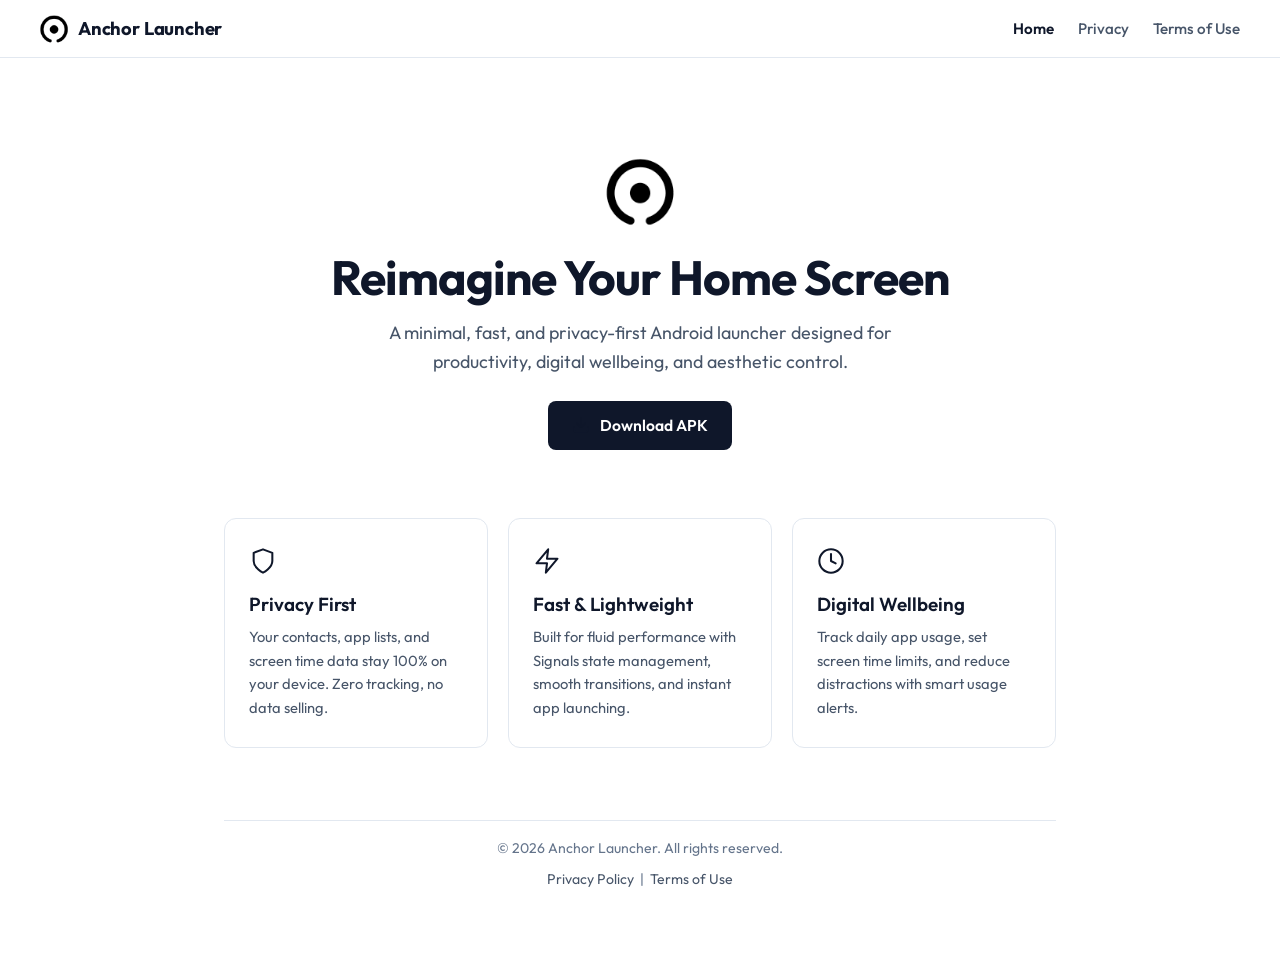
<file: index.html>
<!DOCTYPE html>
<html lang="en">

<head>
    <meta charset="UTF-8">
    <meta name="viewport" content="width=device-width, initial-scale=1.0">
    <title>Anchor Launcher | Minimal & Fast Android Home Screen</title>
    <meta name="description"
        content="Anchor Launcher is a minimal, fast, and privacy-first Android home screen built for productivity, aesthetics, and digital wellbeing.">

    <!-- Google Fonts: Outfit -->
    <link rel="preconnect" href="https://fonts.googleapis.com">
    <link rel="preconnect" href="https://fonts.gstatic.com" crossorigin>
    <link href="https://fonts.googleapis.com/css2?family=Outfit:wght@300;400;500;600;700&display=swap" rel="stylesheet">

    <link rel="stylesheet" href="style.css">
</head>

<body>
    <nav>
        <a href="index.html" class="nav-brand">
            <img src="logo.svg" alt="Anchor Launcher Logo" class="nav-logo">
            <span>Anchor Launcher</span>
        </a>
        <div class="nav-links">
            <a href="index.html" class="active">Home</a>
            <a href="privacy.html">Privacy</a>
            <a href="terms-of-use.html">Terms of Use</a>
        </div>
    </nav>

    <div class="container">
        <main>
            <section class="hero">
                <img src="logo.svg" alt="Anchor Launcher Logo" class="hero-logo">
                <h1>Reimagine Your Home Screen</h1>
                <p>A minimal, fast, and privacy-first Android launcher designed for productivity, digital wellbeing, and aesthetic control.</p>
                <a href="#" class="cta-button">
                    <svg xmlns="http://www.w3.org/2000/svg" width="18" height="18" viewBox="0 0 24 24" fill="none"
                        stroke="currentColor" stroke-width="2" stroke-linecap="round" stroke-linejoin="round" class="svg-icon">
                        <path d="M21 15v4a2 2 0 0 1-2 2H5a2 2 0 0 1-2-2v-4"></path>
                        <polyline points="7 10 12 15 17 10"></polyline>
                        <line x1="12" y1="15" x2="12" y2="3"></line>
                    </svg>
                    Download APK
                </a>
            </section>

            <section class="features-grid">
                <div class="feature-card glass-card">
                    <div class="feature-icon-wrapper">
                        <svg xmlns="http://www.w3.org/2000/svg" width="28" height="28" viewBox="0 0 24 24" fill="none" stroke="currentColor" stroke-width="1.75" stroke-linecap="round" stroke-linejoin="round" class="svg-icon"><path d="M12 22s8-4 8-10V5l-8-3-8 3v7c0 6 8 10 8 10z"/></svg>
                    </div>
                    <h3>Privacy First</h3>
                    <p>Your contacts, app lists, and screen time data stay 100% on your device. Zero tracking, no data selling.</p>
                </div>

                <div class="feature-card glass-card">
                    <div class="feature-icon-wrapper">
                        <svg xmlns="http://www.w3.org/2000/svg" width="28" height="28" viewBox="0 0 24 24" fill="none" stroke="currentColor" stroke-width="1.75" stroke-linecap="round" stroke-linejoin="round" class="svg-icon"><polygon points="13 2 3 14 12 14 11 22 21 10 12 10 13 2"/></svg>
                    </div>
                    <h3>Fast & Lightweight</h3>
                    <p>Built for fluid performance with Signals state management, smooth transitions, and instant app launching.</p>
                </div>

                <div class="feature-card glass-card">
                    <div class="feature-icon-wrapper">
                        <svg xmlns="http://www.w3.org/2000/svg" width="28" height="28" viewBox="0 0 24 24" fill="none" stroke="currentColor" stroke-width="1.75" stroke-linecap="round" stroke-linejoin="round" class="svg-icon"><circle cx="12" cy="12" r="10"/><polyline points="12 6 12 12 16 14"/></svg>
                    </div>
                    <h3>Digital Wellbeing</h3>
                    <p>Track daily app usage, set screen time limits, and reduce distractions with smart usage alerts.</p>
                </div>
            </section>
        </main>

        <footer>
            <p>&copy; 2026 Anchor Launcher. All rights reserved.</p>
            <p style="margin-top: 8px;">
                <a href="privacy.html" style="color: var(--text-secondary); text-decoration: none;">Privacy Policy</a>
                &nbsp;|&nbsp;
                <a href="terms-of-use.html" style="color: var(--text-secondary); text-decoration: none;">Terms of Use</a>
            </p>
        </footer>
    </div>
</body>

</html>
</file>
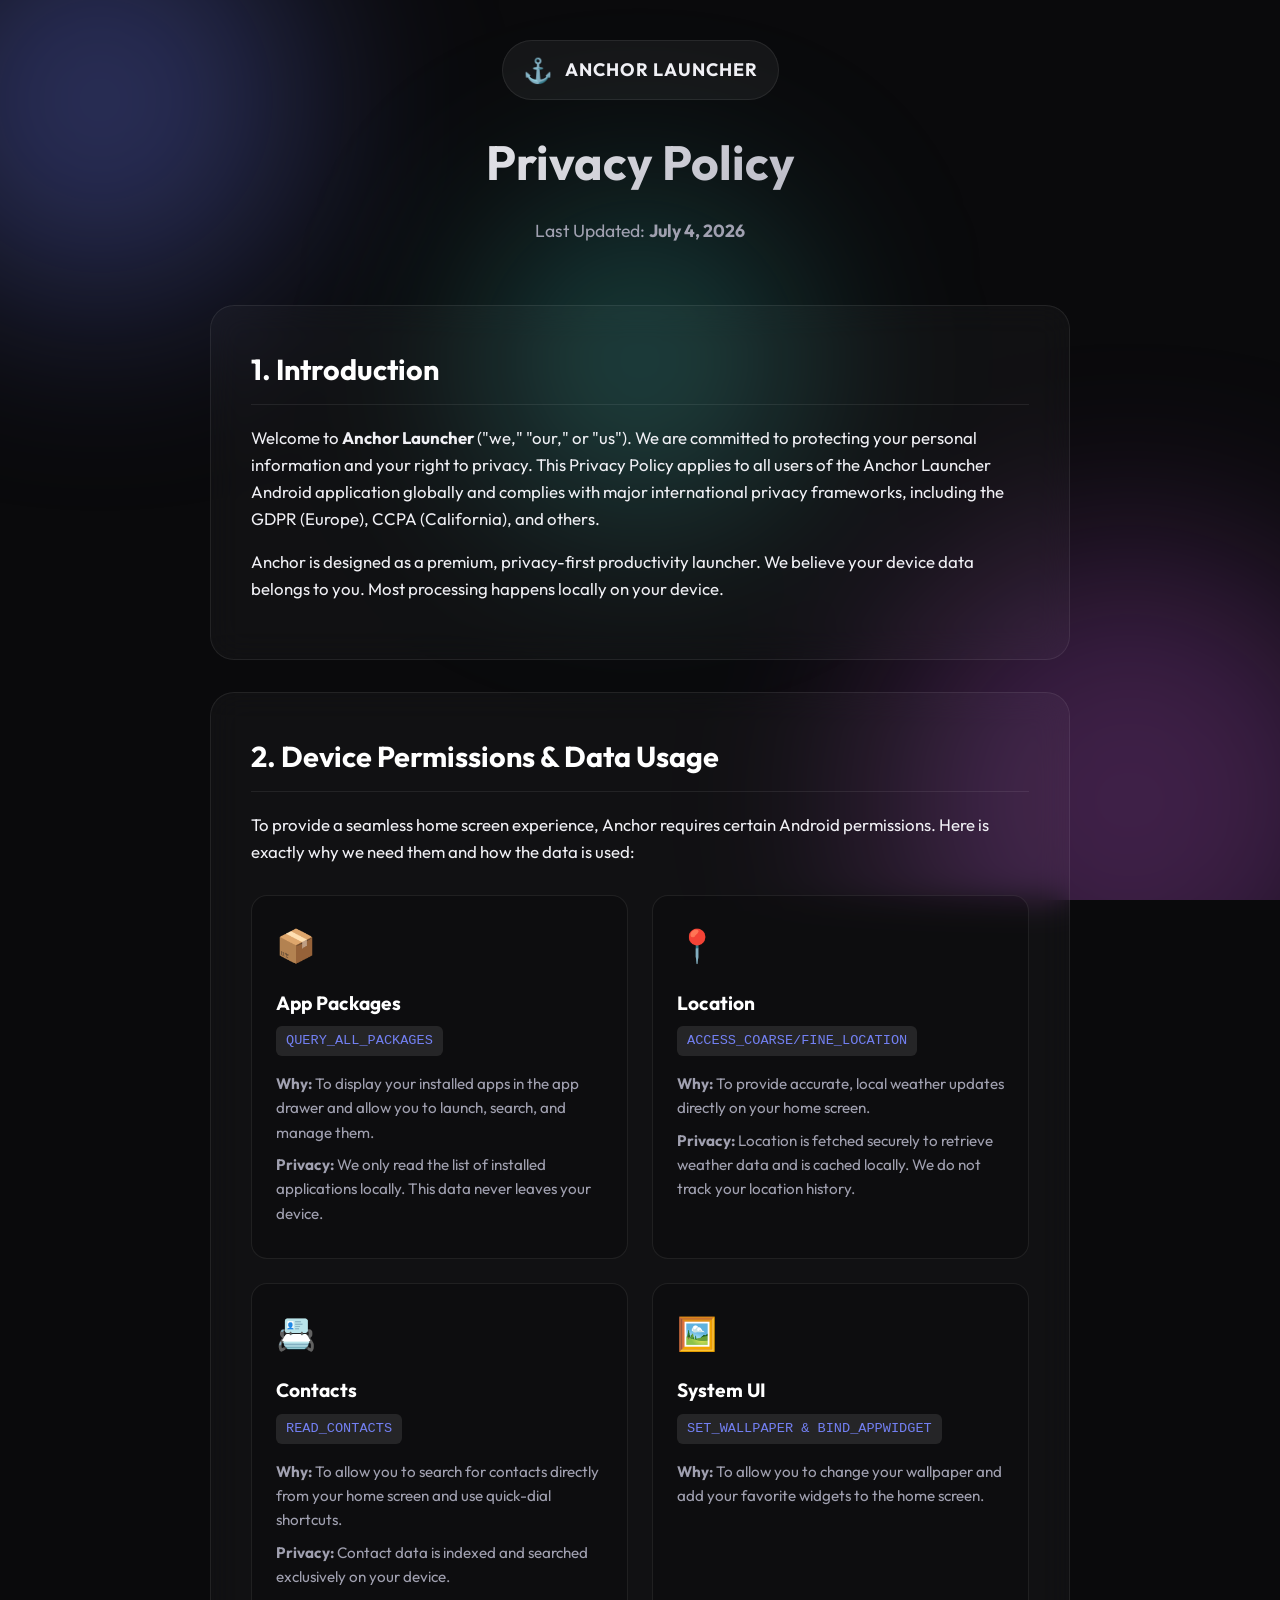
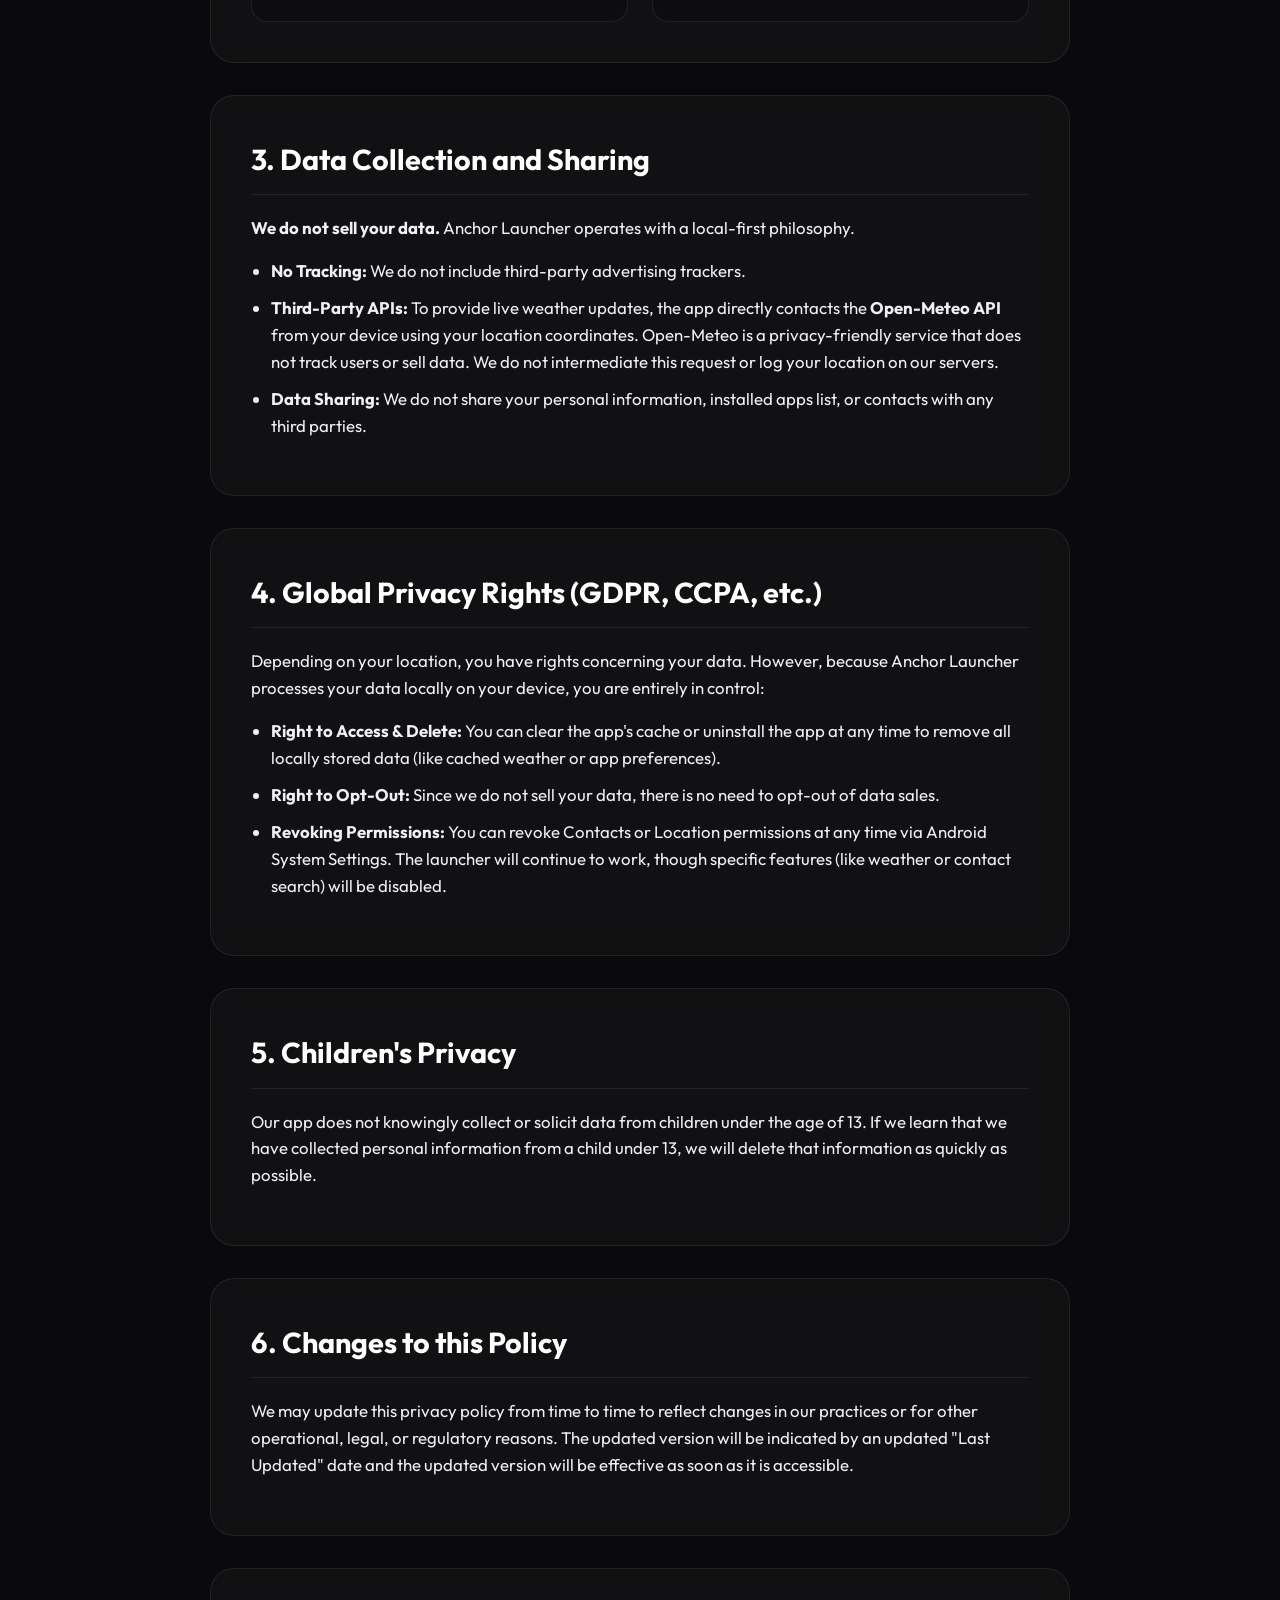
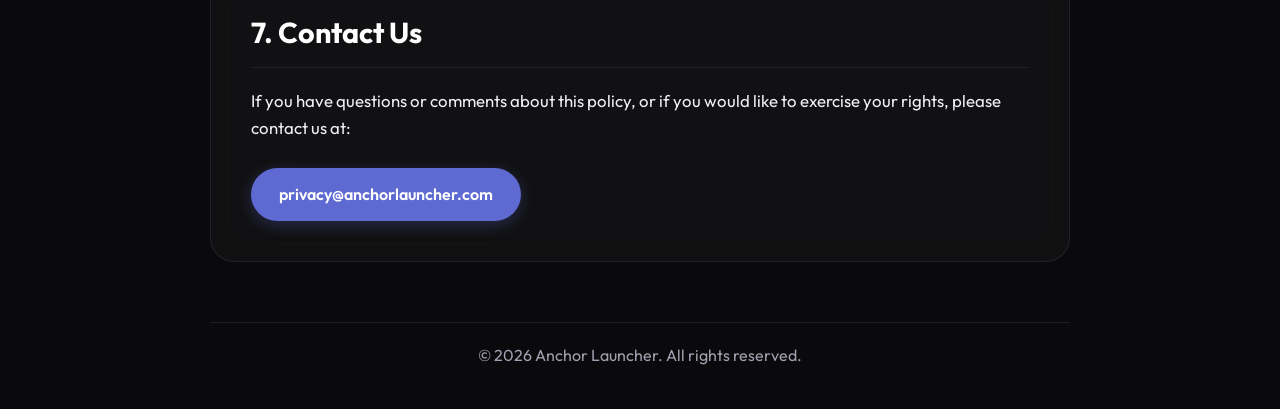
<file: anchor privacy/index.html>
<!DOCTYPE html>
<html lang="en">

<head>
    <meta charset="UTF-8">
    <meta name="viewport" content="width=device-width, initial-scale=1.0">
    <title>Privacy Policy | Anchor Launcher</title>
    <meta name="description"
        content="Global Privacy Policy for Anchor Launcher. Learn how we handle your data, permissions, and protect your privacy worldwide.">

    <!-- Google Fonts: Outfit -->
    <link rel="preconnect" href="https://fonts.googleapis.com">
    <link rel="preconnect" href="https://fonts.gstatic.com" crossorigin>
    <link href="https://fonts.googleapis.com/css2?family=Outfit:wght@300;400;500;700&display=swap" rel="stylesheet">

    <link rel="stylesheet" href="style.css">
</head>

<body>
    <div class="background-effects">
        <div class="glow-orb orb-1"></div>
        <div class="glow-orb orb-2"></div>
        <div class="glow-orb orb-3"></div>
    </div>

    <div class="container">
        <header class="fade-in-up delay-1">
            <div class="brand">
                <div class="logo-icon">⚓</div>
                <div class="brand-name">Anchor Launcher</div>
            </div>
            <h1 class="page-title">Privacy Policy</h1>
            <p class="last-updated">Last Updated: <strong>July 4, 2026</strong></p>
        </header>

        <main>
            <section class="glass-card fade-in-up delay-2">
                <h2>1. Introduction</h2>
                <p>Welcome to <strong>Anchor Launcher</strong> ("we," "our," or "us"). We are committed to protecting
                    your personal information and your right to privacy. This Privacy Policy applies to all users of the
                    Anchor Launcher Android application globally and complies with major international privacy
                    frameworks, including the GDPR (Europe), CCPA (California), and others.</p>
                <p>Anchor is designed as a premium, privacy-first productivity launcher. We believe your device data
                    belongs to you. Most processing happens locally on your device.</p>
            </section>

            <section class="glass-card fade-in-up delay-3">
                <h2>2. Device Permissions & Data Usage</h2>
                <p>To provide a seamless home screen experience, Anchor requires certain Android permissions. Here is
                    exactly why we need them and how the data is used:</p>

                <div class="permission-grid">
                    <div class="permission-item">
                        <div class="permission-icon">📦</div>
                        <h3>App Packages</h3>
                        <code>QUERY_ALL_PACKAGES</code>
                        <p><strong>Why:</strong> To display your installed apps in the app drawer and allow you to
                            launch, search, and manage them.</p>
                        <p><strong>Privacy:</strong> We only read the list of installed applications locally. This data
                            never leaves your device.</p>
                    </div>

                    <div class="permission-item">
                        <div class="permission-icon">📍</div>
                        <h3>Location</h3>
                        <code>ACCESS_COARSE/FINE_LOCATION</code>
                        <p><strong>Why:</strong> To provide accurate, local weather updates directly on your home
                            screen.</p>
                        <p><strong>Privacy:</strong> Location is fetched securely to retrieve weather data and is cached
                            locally. We do not track your location history.</p>
                    </div>

                    <div class="permission-item">
                        <div class="permission-icon">📇</div>
                        <h3>Contacts</h3>
                        <code>READ_CONTACTS</code>
                        <p><strong>Why:</strong> To allow you to search for contacts directly from your home screen and
                            use quick-dial shortcuts.</p>
                        <p><strong>Privacy:</strong> Contact data is indexed and searched exclusively on your device.
                        </p>
                    </div>

                    <div class="permission-item">
                        <div class="permission-icon">🖼️</div>
                        <h3>System UI</h3>
                        <code>SET_WALLPAPER & BIND_APPWIDGET</code>
                        <p><strong>Why:</strong> To allow you to change your wallpaper and add your favorite widgets to
                            the home screen.</p>
                    </div>
                </div>
            </section>

            <section class="glass-card fade-in-up delay-4">
                <h2>3. Data Collection and Sharing</h2>
                <p><strong>We do not sell your data.</strong> Anchor Launcher operates with a local-first philosophy.
                </p>
                <ul>
                    <li><strong>No Tracking:</strong> We do not include third-party advertising trackers.</li>
                    <li><strong>Third-Party APIs:</strong> To provide live weather updates, the app directly contacts
                        the <strong>Open-Meteo API</strong> from your device using your location coordinates. Open-Meteo
                        is a privacy-friendly service that does not track users or sell data. We do not intermediate
                        this request or log your location on our servers.</li>
                    <li><strong>Data Sharing:</strong> We do not share your personal information, installed apps list,
                        or contacts with any third parties.</li>
                </ul>
            </section>

            <section class="glass-card fade-in-up delay-5">
                <h2>4. Global Privacy Rights (GDPR, CCPA, etc.)</h2>
                <p>Depending on your location, you have rights concerning your data. However, because Anchor Launcher
                    processes your data locally on your device, you are entirely in control:</p>
                <ul>
                    <li><strong>Right to Access & Delete:</strong> You can clear the app's cache or uninstall the app at
                        any time to remove all locally stored data (like cached weather or app preferences).</li>
                    <li><strong>Right to Opt-Out:</strong> Since we do not sell your data, there is no need to opt-out
                        of data sales.</li>
                    <li><strong>Revoking Permissions:</strong> You can revoke Contacts or Location permissions at any
                        time via Android System Settings. The launcher will continue to work, though specific features
                        (like weather or contact search) will be disabled.</li>
                </ul>
            </section>

            <section class="glass-card fade-in-up delay-6">
                <h2>5. Children's Privacy</h2>
                <p>Our app does not knowingly collect or solicit data from children under the age of 13. If we learn
                    that we have collected personal information from a child under 13, we will delete that information
                    as quickly as possible.</p>
            </section>

            <section class="glass-card fade-in-up delay-7">
                <h2>6. Changes to this Policy</h2>
                <p>We may update this privacy policy from time to time to reflect changes in our practices or for other
                    operational, legal, or regulatory reasons. The updated version will be indicated by an updated "Last
                    Updated" date and the updated version will be effective as soon as it is accessible.</p>
            </section>

            <section class="glass-card fade-in-up delay-8">
                <h2>7. Contact Us</h2>
                <p>If you have questions or comments about this policy, or if you would like to exercise your rights,
                    please contact us at:</p>
                <a href="mailto:privacy@anchorlauncher.com" class="contact-button">privacy@anchorlauncher.com</a>
            </section>
        </main>

        <footer class="fade-in-up delay-9">
            <p>&copy; 2026 Anchor Launcher. All rights reserved.</p>
        </footer>
    </div>
</body>

</html>
</file>
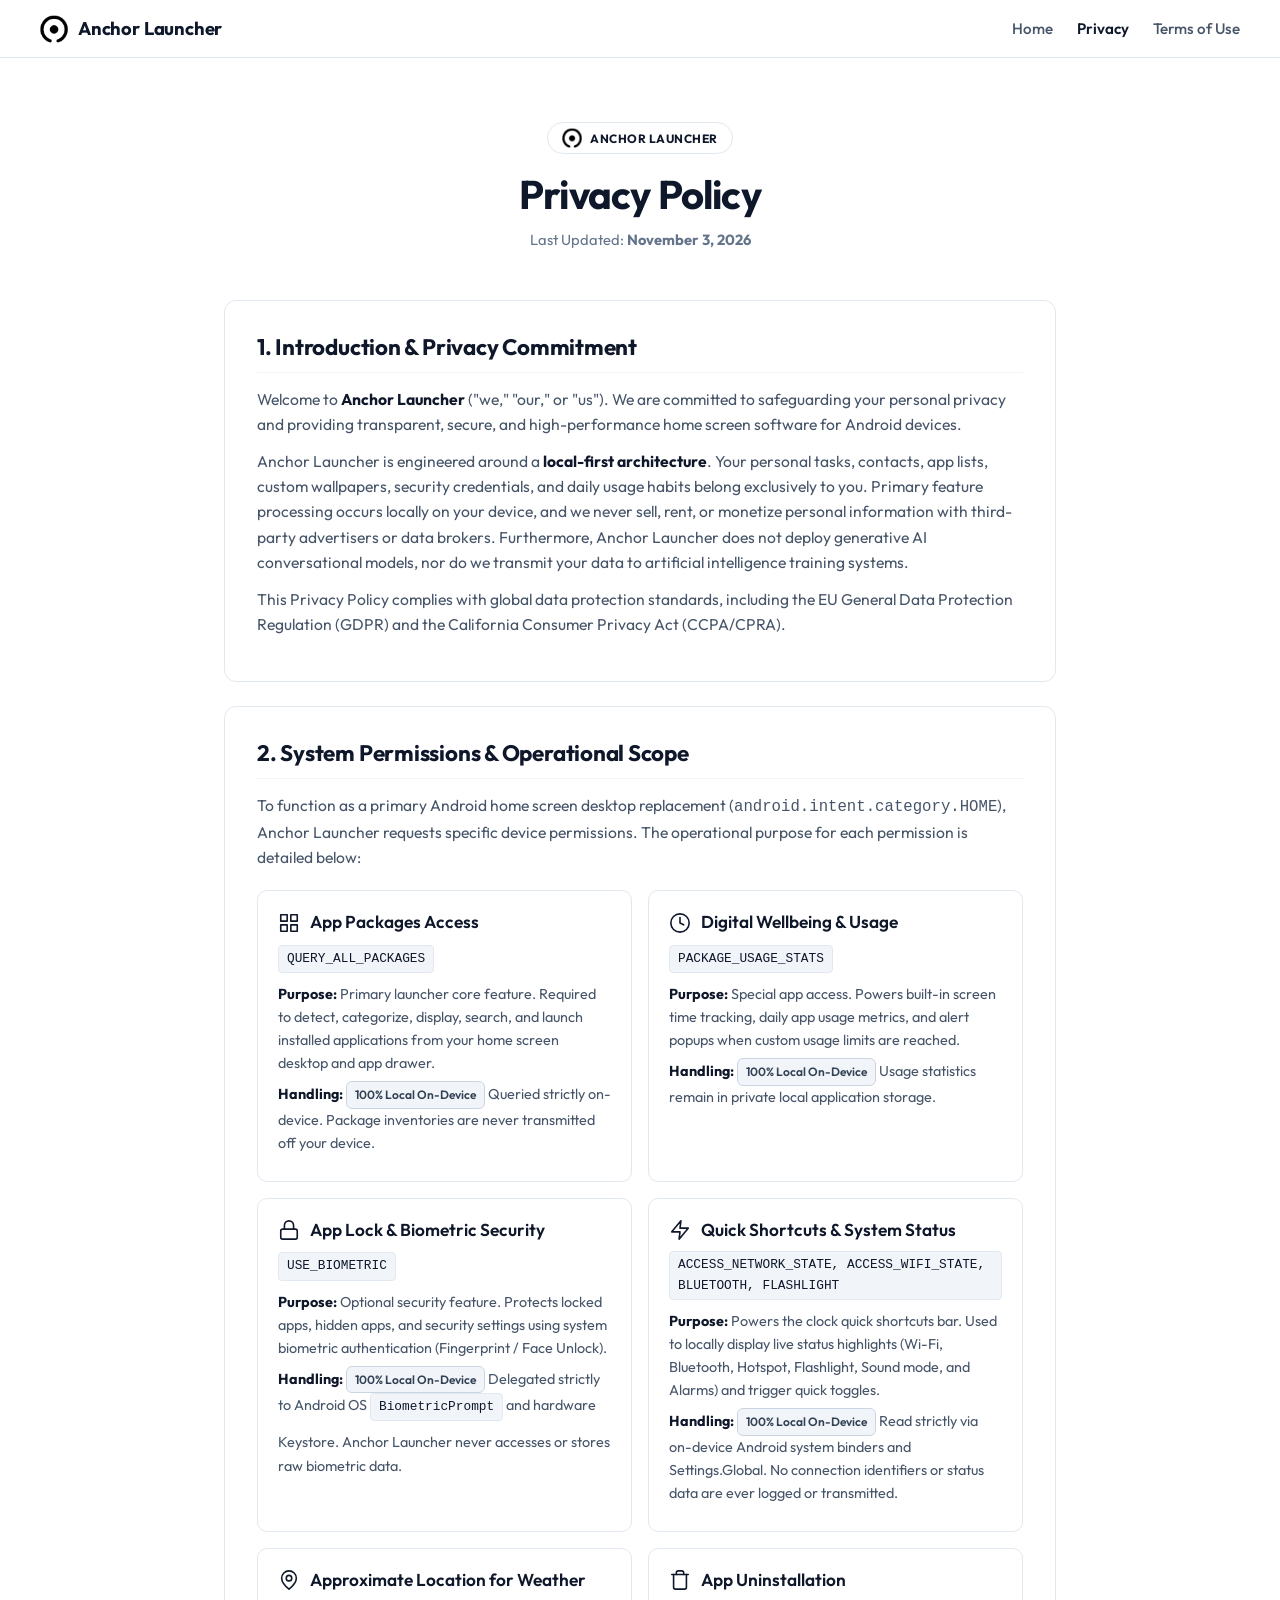
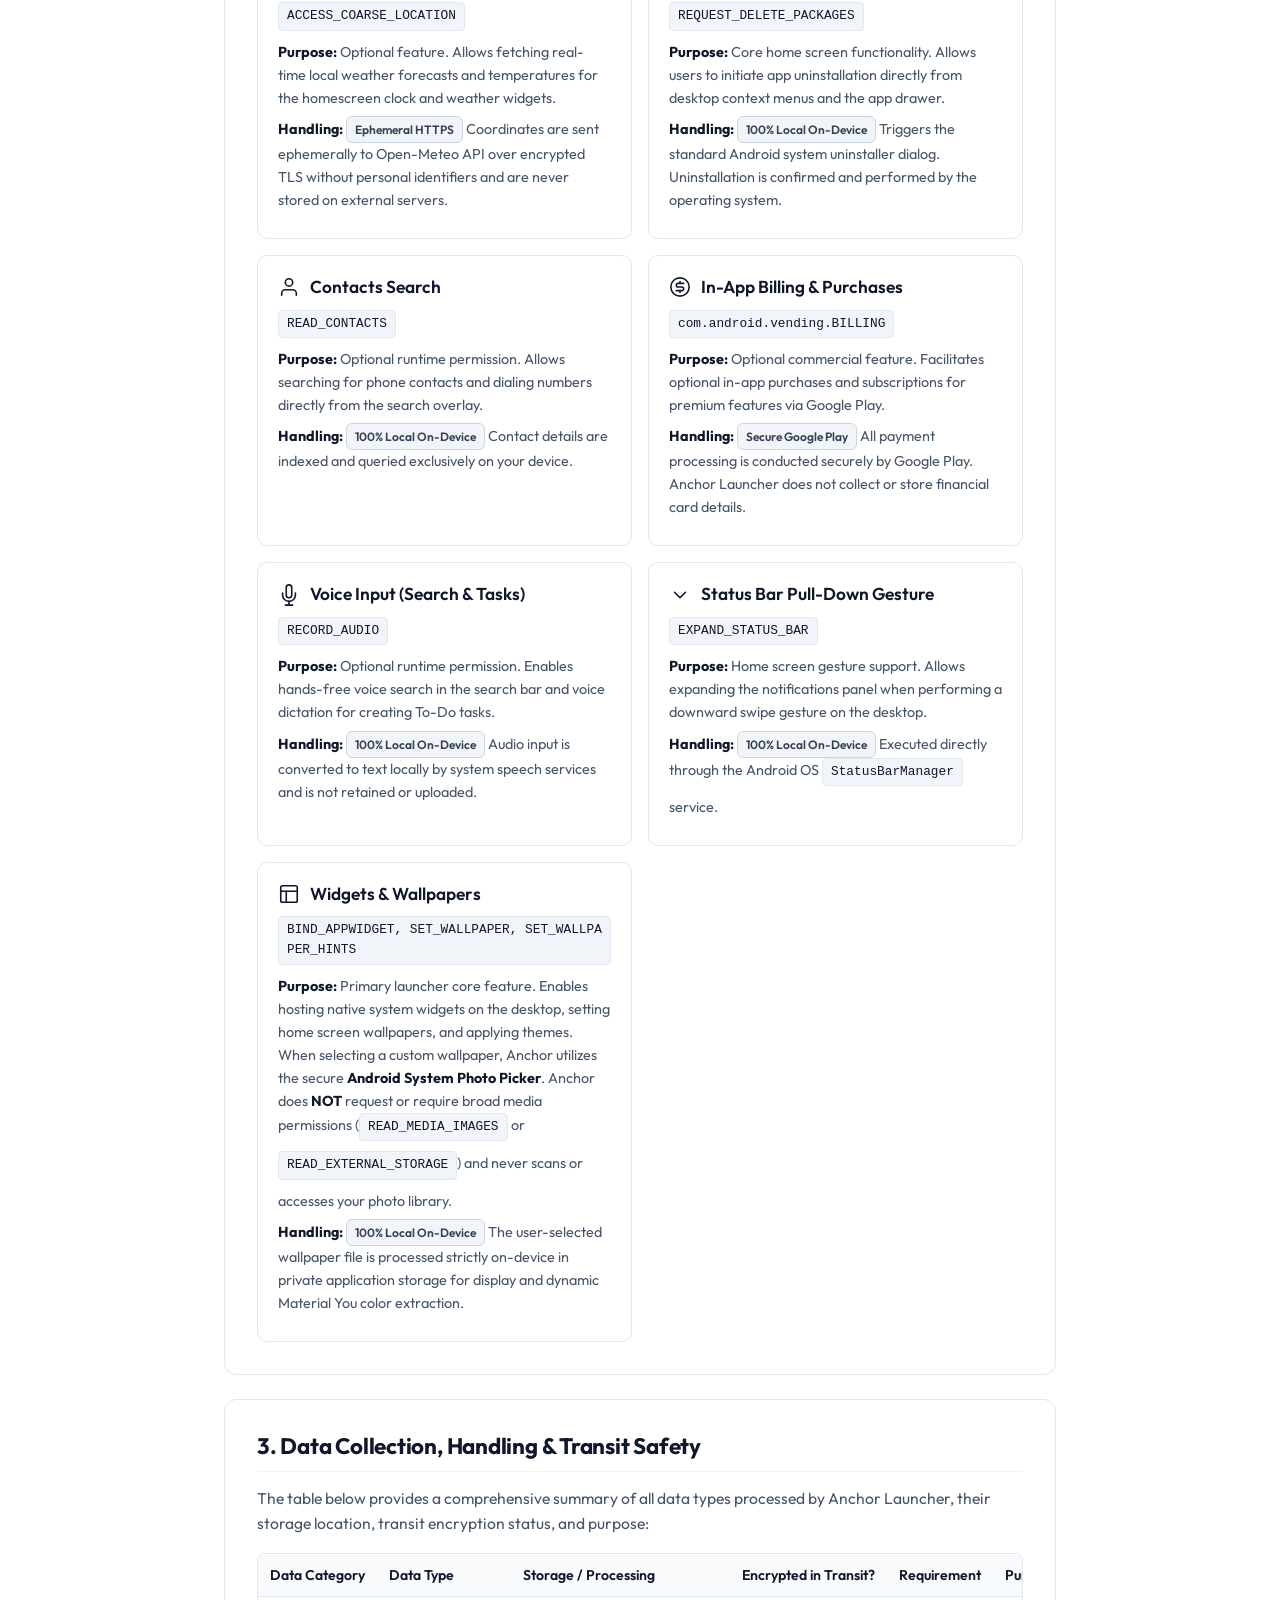
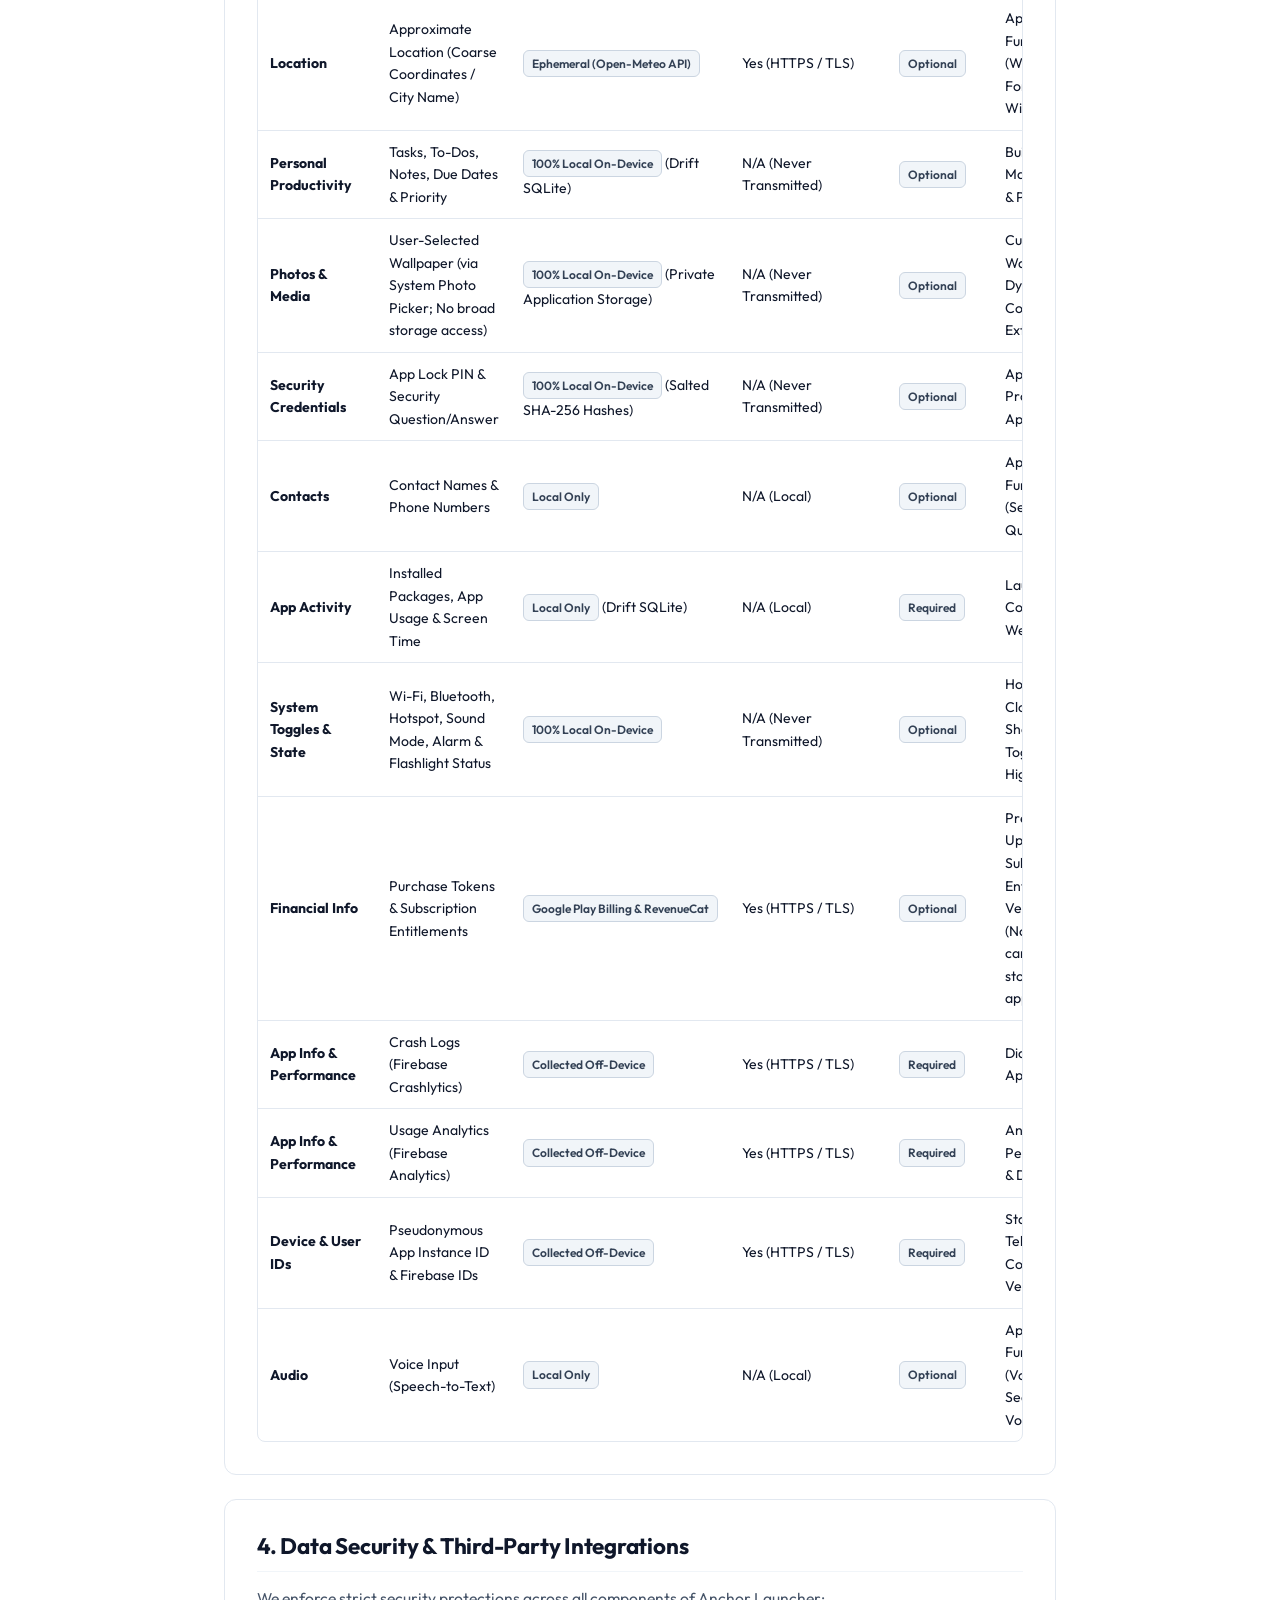
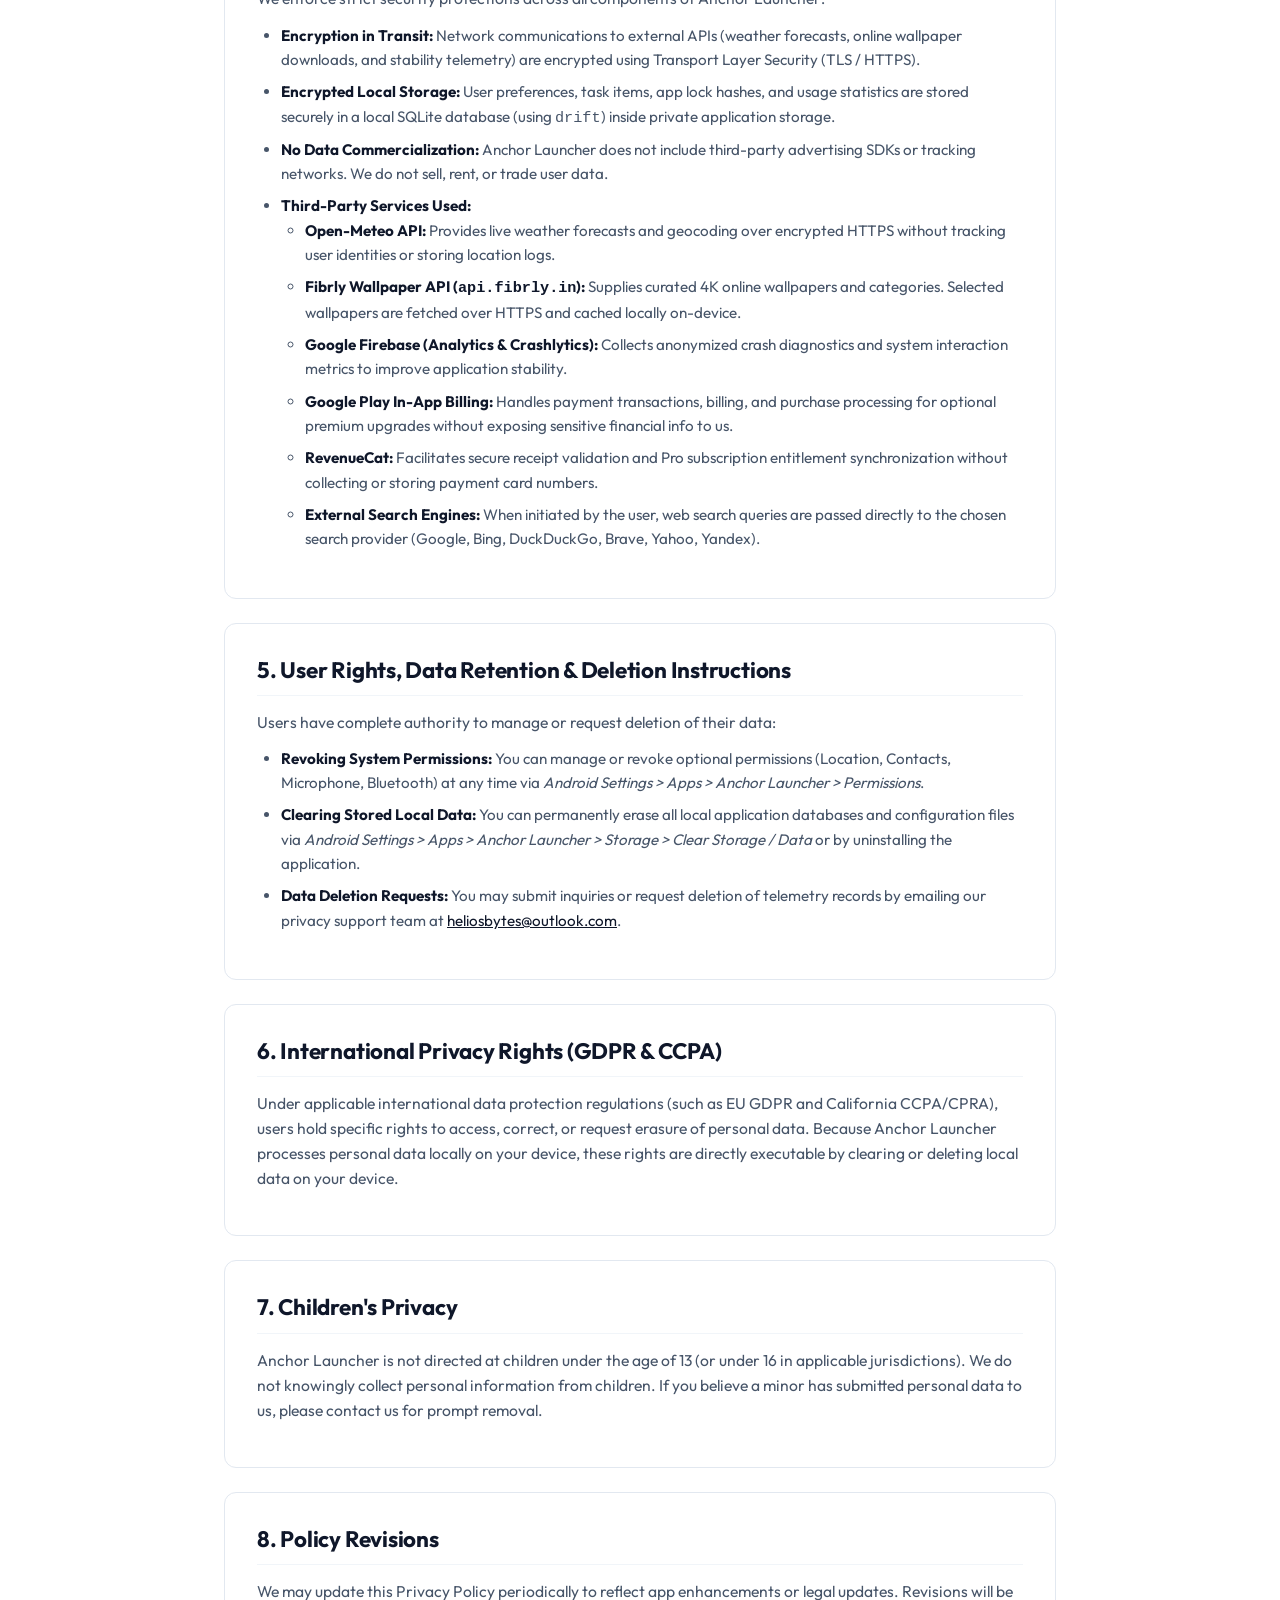
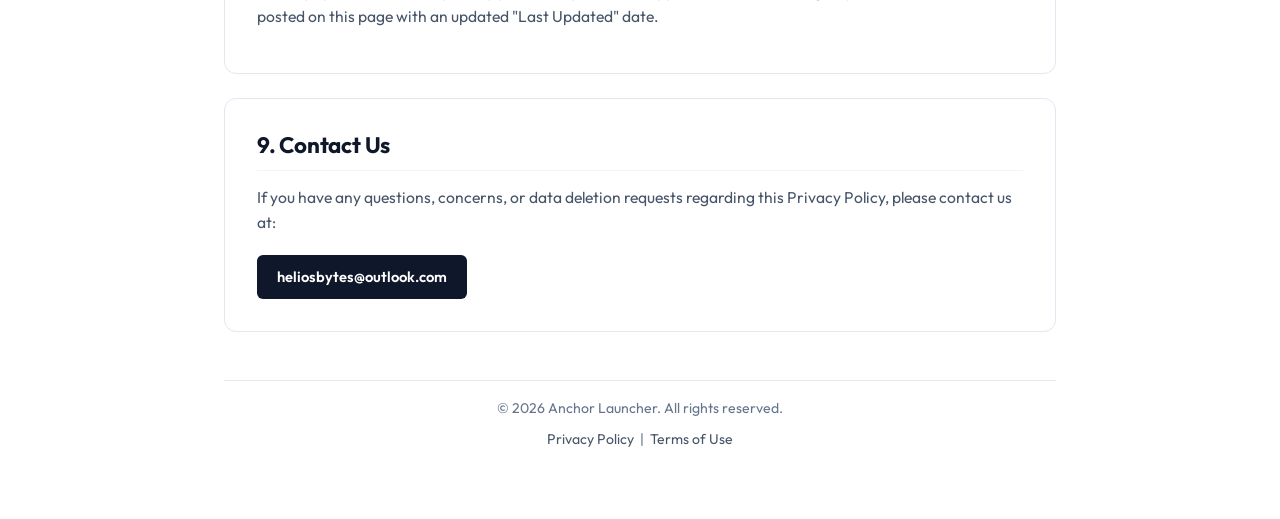
<file: privacy.html>
<!DOCTYPE html>
<html lang="en">

<head>
    <meta charset="UTF-8">
    <meta name="viewport" content="width=device-width, initial-scale=1.0">
    <title>Privacy Policy | Anchor Launcher</title>
    <meta name="description"
        content="Privacy Policy for Anchor Launcher. Learn how we handle system permissions, local processing, data safety, and user privacy.">

    <!-- Google Fonts: Outfit -->
    <link rel="preconnect" href="https://fonts.googleapis.com">
    <link rel="preconnect" href="https://fonts.gstatic.com" crossorigin>
    <link href="https://fonts.googleapis.com/css2?family=Outfit:wght@300;400;500;600;700&display=swap" rel="stylesheet">

    <link rel="stylesheet" href="style.css">
</head>

<body>
    <nav>
        <a href="index.html" class="nav-brand">
            <img src="logo.svg" alt="Anchor Launcher Logo" class="nav-logo">
            <span>Anchor Launcher</span>
        </a>
        <div class="nav-links">
            <a href="index.html">Home</a>
            <a href="privacy.html" class="active">Privacy</a>
            <a href="terms-of-use.html">Terms of Use</a>
        </div>
    </nav>

    <div class="container">
        <header>
            <div class="brand">
                <img src="logo.svg" alt="Anchor Launcher Logo" class="brand-logo">
                <span class="brand-name">Anchor Launcher</span>
            </div>
            <h1 class="page-title">Privacy Policy</h1>
            <p class="last-updated">Last Updated: <strong>November 3, 2026</strong></p>
        </header>

        <main>
            <section class="glass-card">
                <h2>1. Introduction & Privacy Commitment</h2>
                <p>Welcome to <strong>Anchor Launcher</strong> ("we," "our," or "us"). We are committed to safeguarding
                    your personal privacy and providing transparent, secure, and high-performance home screen software
                    for Android devices.</p>
                <p>Anchor Launcher is engineered around a <strong>local-first architecture</strong>. Your personal
                    tasks, contacts, app lists, custom wallpapers, security credentials, and daily usage habits belong exclusively to you.
                    Primary feature processing occurs locally on your device, and we never sell, rent, or monetize
                    personal information with third-party advertisers or data brokers. Furthermore, Anchor Launcher does not deploy generative AI conversational models, nor do we transmit your data to artificial intelligence training systems.</p>
                <p>This Privacy Policy complies with global data protection standards, including the EU General Data
                    Protection Regulation (GDPR) and the California Consumer Privacy Act (CCPA/CPRA).</p>
            </section>

            <section class="glass-card">
                <h2>2. System Permissions & Operational Scope</h2>
                <p>To function as a primary Android home screen desktop replacement
                    (<code>android.intent.category.HOME</code>), Anchor Launcher requests specific device permissions.
                    The operational purpose for each permission is detailed below:</p>

                <div class="permission-grid">
                    <div class="permission-item">
                        <div class="permission-icon-wrapper">
                            <svg xmlns="http://www.w3.org/2000/svg" width="22" height="22" viewBox="0 0 24 24"
                                fill="none" stroke="currentColor" stroke-width="1.75" stroke-linecap="round"
                                stroke-linejoin="round" class="svg-icon">
                                <rect x="3" y="3" width="7" height="7" />
                                <rect x="14" y="3" width="7" height="7" />
                                <rect x="14" y="14" width="7" height="7" />
                                <rect x="3" y="14" width="7" height="7" />
                            </svg>
                            <h3>App Packages Access</h3>
                        </div>
                        <code>QUERY_ALL_PACKAGES</code>
                        <p><strong>Purpose:</strong> Primary launcher core feature. Required to detect, categorize,
                            display, search, and launch installed applications from your home screen desktop and app
                            drawer.</p>
                        <p><strong>Handling:</strong> <span class="badge">100% Local On-Device</span> Queried strictly
                            on-device. Package inventories are never transmitted off your device.</p>
                    </div>

                    <div class="permission-item">
                        <div class="permission-icon-wrapper">
                            <svg xmlns="http://www.w3.org/2000/svg" width="22" height="22" viewBox="0 0 24 24"
                                fill="none" stroke="currentColor" stroke-width="1.75" stroke-linecap="round"
                                stroke-linejoin="round" class="svg-icon">
                                <circle cx="12" cy="12" r="10" />
                                <polyline points="12 6 12 12 16 14" />
                            </svg>
                            <h3>Digital Wellbeing & Usage</h3>
                        </div>
                        <code>PACKAGE_USAGE_STATS</code>
                        <p><strong>Purpose:</strong> Special app access. Powers built-in screen time tracking, daily app
                            usage metrics, and alert popups when custom usage limits are reached.</p>
                        <p><strong>Handling:</strong> <span class="badge">100% Local On-Device</span> Usage statistics
                            remain in private local application storage.</p>
                    </div>

                    <div class="permission-item">
                        <div class="permission-icon-wrapper">
                            <svg xmlns="http://www.w3.org/2000/svg" width="22" height="22" viewBox="0 0 24 24"
                                fill="none" stroke="currentColor" stroke-width="1.75" stroke-linecap="round"
                                stroke-linejoin="round" class="svg-icon">
                                <rect x="3" y="11" width="18" height="11" rx="2" ry="2" />
                                <path d="M7 11V7a5 5 0 0 1 10 0v4" />
                            </svg>
                            <h3>App Lock & Biometric Security</h3>
                        </div>
                        <code>USE_BIOMETRIC</code>
                        <p><strong>Purpose:</strong> Optional security feature. Protects locked apps, hidden apps, and security settings using system biometric authentication (Fingerprint / Face Unlock).</p>
                        <p><strong>Handling:</strong> <span class="badge">100% Local On-Device</span> Delegated strictly to Android OS <code>BiometricPrompt</code> and hardware Keystore. Anchor Launcher never accesses or stores raw biometric data.</p>
                    </div>

                    <div class="permission-item">
                        <div class="permission-icon-wrapper">
                            <svg xmlns="http://www.w3.org/2000/svg" width="22" height="22" viewBox="0 0 24 24"
                                fill="none" stroke="currentColor" stroke-width="1.75" stroke-linecap="round"
                                stroke-linejoin="round" class="svg-icon">
                                <polygon points="13 2 3 14 12 14 11 22 21 10 12 10 13 2" />
                            </svg>
                            <h3>Quick Shortcuts & System Status</h3>
                        </div>
                        <code>ACCESS_NETWORK_STATE, ACCESS_WIFI_STATE, BLUETOOTH, FLASHLIGHT</code>
                        <p><strong>Purpose:</strong> Powers the clock quick shortcuts bar. Used to locally display live status highlights (Wi-Fi, Bluetooth, Hotspot, Flashlight, Sound mode, and Alarms) and trigger quick toggles.</p>
                        <p><strong>Handling:</strong> <span class="badge">100% Local On-Device</span> Read strictly via on-device Android system binders and Settings.Global. No connection identifiers or status data are ever logged or transmitted.</p>
                    </div>

                    <div class="permission-item">
                        <div class="permission-icon-wrapper">
                            <svg xmlns="http://www.w3.org/2000/svg" width="22" height="22" viewBox="0 0 24 24"
                                fill="none" stroke="currentColor" stroke-width="1.75" stroke-linecap="round"
                                stroke-linejoin="round" class="svg-icon">
                                <path d="M12 2a8 8 0 0 0-8 8c0 5.25 8 12 8 12s8-6.75 8-12a8 8 0 0 0-8-8z" />
                                <circle cx="12" cy="10" r="3" />
                            </svg>
                            <h3>Approximate Location for Weather</h3>
                        </div>
                        <code>ACCESS_COARSE_LOCATION</code>
                        <p><strong>Purpose:</strong> Optional feature. Allows fetching real-time local weather forecasts and temperatures for the homescreen clock and weather widgets.</p>
                        <p><strong>Handling:</strong> <span class="badge">Ephemeral HTTPS</span> Coordinates are sent ephemerally to Open-Meteo API over encrypted TLS without personal identifiers and are never stored on external servers.</p>
                    </div>

                    <div class="permission-item">
                        <div class="permission-icon-wrapper">
                            <svg xmlns="http://www.w3.org/2000/svg" width="22" height="22" viewBox="0 0 24 24"
                                fill="none" stroke="currentColor" stroke-width="1.75" stroke-linecap="round"
                                stroke-linejoin="round" class="svg-icon">
                                <path d="M3 6h18" />
                                <path d="M19 6v14a2 2 0 0 1-2 2H7a2 2 0 0 1-2-2V6m3 0V4a2 2 0 0 1 2-2h4a2 2 0 0 1 2 2v2" />
                            </svg>
                            <h3>App Uninstallation</h3>
                        </div>
                        <code>REQUEST_DELETE_PACKAGES</code>
                        <p><strong>Purpose:</strong> Core home screen functionality. Allows users to initiate app uninstallation directly from desktop context menus and the app drawer.</p>
                        <p><strong>Handling:</strong> <span class="badge">100% Local On-Device</span> Triggers the standard Android system uninstaller dialog. Uninstallation is confirmed and performed by the operating system.</p>
                    </div>

                    <div class="permission-item">
                        <div class="permission-icon-wrapper">
                            <svg xmlns="http://www.w3.org/2000/svg" width="22" height="22" viewBox="0 0 24 24"
                                fill="none" stroke="currentColor" stroke-width="1.75" stroke-linecap="round"
                                stroke-linejoin="round" class="svg-icon">
                                <path d="M20 21v-2a4 4 0 0 0-4-4H8a4 4 0 0 0-4 4v2" />
                                <circle cx="12" cy="7" r="4" />
                            </svg>
                            <h3>Contacts Search</h3>
                        </div>
                        <code>READ_CONTACTS</code>
                        <p><strong>Purpose:</strong> Optional runtime permission. Allows searching for phone contacts
                            and dialing numbers directly from the search overlay.</p>
                        <p><strong>Handling:</strong> <span class="badge">100% Local On-Device</span> Contact details
                            are indexed and queried exclusively on your device.</p>
                    </div>

                    <div class="permission-item">
                        <div class="permission-icon-wrapper">
                            <svg xmlns="http://www.w3.org/2000/svg" width="22" height="22" viewBox="0 0 24 24"
                                fill="none" stroke="currentColor" stroke-width="1.75" stroke-linecap="round"
                                stroke-linejoin="round" class="svg-icon">
                                <circle cx="12" cy="12" r="10" />
                                <path d="M16 8h-6a2 2 0 1 0 0 4h4a2 2 0 1 1 0 4H8" />
                                <path d="M12 6v2m0 8v2" />
                            </svg>
                            <h3>In-App Billing & Purchases</h3>
                        </div>
                        <code>com.android.vending.BILLING</code>
                        <p><strong>Purpose:</strong> Optional commercial feature. Facilitates optional in-app purchases and subscriptions for premium features via Google Play.</p>
                        <p><strong>Handling:</strong> <span class="badge">Secure Google Play</span> All payment processing is conducted securely by Google Play. Anchor Launcher does not collect or store financial card details.</p>
                    </div>

                    <div class="permission-item">
                        <div class="permission-icon-wrapper">
                            <svg xmlns="http://www.w3.org/2000/svg" width="22" height="22" viewBox="0 0 24 24"
                                fill="none" stroke="currentColor" stroke-width="1.75" stroke-linecap="round"
                                stroke-linejoin="round" class="svg-icon">
                                <path d="M12 1a3 3 0 0 0-3 3v8a3 3 0 0 0 6 0V4a3 3 0 0 0-3-3z" />
                                <path d="M19 10v2a7 7 0 0 1-14 0v-2" />
                                <line x1="12" y1="19" x2="12" y2="23" />
                                <line x1="8" y1="23" x2="16" y2="23" />
                            </svg>
                            <h3>Voice Input (Search & Tasks)</h3>
                        </div>
                        <code>RECORD_AUDIO</code>
                        <p><strong>Purpose:</strong> Optional runtime permission. Enables hands-free voice search in the search bar and voice dictation for creating To-Do tasks.</p>
                        <p><strong>Handling:</strong> <span class="badge">100% Local On-Device</span> Audio input is
                            converted to text locally by system speech services and is not retained or uploaded.</p>
                    </div>

                    <div class="permission-item">
                        <div class="permission-icon-wrapper">
                            <svg xmlns="http://www.w3.org/2000/svg" width="22" height="22" viewBox="0 0 24 24"
                                fill="none" stroke="currentColor" stroke-width="1.75" stroke-linecap="round"
                                stroke-linejoin="round" class="svg-icon">
                                <polyline points="6 9 12 15 18 9" />
                            </svg>
                            <h3>Status Bar Pull-Down Gesture</h3>
                        </div>
                        <code>EXPAND_STATUS_BAR</code>
                        <p><strong>Purpose:</strong> Home screen gesture support. Allows expanding the notifications panel when performing a downward swipe gesture on the desktop.</p>
                        <p><strong>Handling:</strong> <span class="badge">100% Local On-Device</span> Executed directly through the Android OS <code>StatusBarManager</code> service.</p>
                    </div>

                    <div class="permission-item">
                        <div class="permission-icon-wrapper">
                            <svg xmlns="http://www.w3.org/2000/svg" width="22" height="22" viewBox="0 0 24 24"
                                fill="none" stroke="currentColor" stroke-width="1.75" stroke-linecap="round"
                                stroke-linejoin="round" class="svg-icon">
                                <rect x="3" y="3" width="18" height="18" rx="2" ry="2" />
                                <line x1="3" y1="9" x2="21" y2="9" />
                                <line x1="9" y1="21" x2="9" y2="9" />
                            </svg>
                            <h3>Widgets & Wallpapers</h3>
                        </div>
                        <code>BIND_APPWIDGET, SET_WALLPAPER, SET_WALLPAPER_HINTS</code>
                        <p><strong>Purpose:</strong> Primary launcher core feature. Enables hosting native system
                            widgets on the desktop, setting home screen wallpapers, and applying themes. When selecting a custom
                            wallpaper, Anchor utilizes the secure <strong>Android System Photo Picker</strong>. Anchor does <strong>NOT</strong>
                            request or require broad media permissions (<code>READ_MEDIA_IMAGES</code> or <code>READ_EXTERNAL_STORAGE</code>)
                            and never scans or accesses your photo library.</p>
                        <p><strong>Handling:</strong> <span class="badge">100% Local On-Device</span> The user-selected
                            wallpaper file is processed strictly on-device in private application storage for display and dynamic Material You color extraction.</p>
                    </div>
                </div>
            </section>

            <section class="glass-card">
                <h2>3. Data Collection, Handling & Transit Safety</h2>
                <p>The table below provides a comprehensive summary of all data types processed by Anchor Launcher,
                    their storage location, transit encryption status, and purpose:</p>

                <div class="table-wrapper">
                    <table class="data-table">
                        <thead>
                            <tr>
                                <th>Data Category</th>
                                <th>Data Type</th>
                                <th>Storage / Processing</th>
                                <th>Encrypted in Transit?</th>
                                <th>Requirement</th>
                                <th>Purpose</th>
                            </tr>
                        </thead>
                        <tbody>
                            <tr>
                                <td><strong>Location</strong></td>
                                <td>Approximate Location (Coarse Coordinates / City Name)</td>
                                <td><span class="badge">Ephemeral (Open-Meteo API)</span></td>
                                <td>Yes (HTTPS / TLS)</td>
                                <td><span class="badge">Optional</span></td>
                                <td>App Functionality (Weather Forecast & Widget)</td>
                            </tr>
                            <tr>
                                <td><strong>Personal Productivity</strong></td>
                                <td>Tasks, To-Dos, Notes, Due Dates & Priority</td>
                                <td><span class="badge">100% Local On-Device</span> (Drift SQLite)</td>
                                <td>N/A (Never Transmitted)</td>
                                <td><span class="badge">Optional</span></td>
                                <td>Built-in Task Management & Productivity</td>
                            </tr>
                            <tr>
                                <td><strong>Photos & Media</strong></td>
                                <td>User-Selected Wallpaper (via System Photo Picker; No broad storage access)</td>
                                <td><span class="badge">100% Local On-Device</span> (Private Application Storage)</td>
                                <td>N/A (Never Transmitted)</td>
                                <td><span class="badge">Optional</span></td>
                                <td>Custom Wallpaper & Dynamic Color Palette Extraction</td>
                            </tr>
                            <tr>
                                <td><strong>Security Credentials</strong></td>
                                <td>App Lock PIN & Security Question/Answer</td>
                                <td><span class="badge">100% Local On-Device</span> (Salted SHA-256 Hashes)</td>
                                <td>N/A (Never Transmitted)</td>
                                <td><span class="badge">Optional</span></td>
                                <td>App Lock & Protected App Security</td>
                            </tr>
                            <tr>
                                <td><strong>Contacts</strong></td>
                                <td>Contact Names & Phone Numbers</td>
                                <td><span class="badge">Local Only</span></td>
                                <td>N/A (Local)</td>
                                <td><span class="badge">Optional</span></td>
                                <td>App Functionality (Search & Quick Dialing)</td>
                            </tr>
                            <tr>
                                <td><strong>App Activity</strong></td>
                                <td>Installed Packages, App Usage & Screen Time</td>
                                <td><span class="badge">Local Only</span> (Drift SQLite)</td>
                                <td>N/A (Local)</td>
                                <td><span class="badge">Required</span></td>
                                <td>Launcher Core & Digital Wellbeing</td>
                            </tr>
                            <tr>
                                <td><strong>System Toggles & State</strong></td>
                                <td>Wi-Fi, Bluetooth, Hotspot, Sound Mode, Alarm & Flashlight Status</td>
                                <td><span class="badge">100% Local On-Device</span></td>
                                <td>N/A (Never Transmitted)</td>
                                <td><span class="badge">Optional</span></td>
                                <td>Homescreen Clock Quick Shortcuts & Toggle Status Highlighting</td>
                            </tr>
                            <tr>
                                <td><strong>Financial Info</strong></td>
                                <td>Purchase Tokens & Subscription Entitlements</td>
                                <td><span class="badge">Google Play Billing & RevenueCat</span></td>
                                <td>Yes (HTTPS / TLS)</td>
                                <td><span class="badge">Optional</span></td>
                                <td>Premium Upgrades & Subscription Entitlement Verification (No financial card data stored by app)</td>
                            </tr>
                            <tr>
                                <td><strong>App Info & Performance</strong></td>
                                <td>Crash Logs (Firebase Crashlytics)</td>
                                <td><span class="badge">Collected Off-Device</span></td>
                                <td>Yes (HTTPS / TLS)</td>
                                <td><span class="badge">Required</span></td>
                                <td>Diagnostics & App Stability</td>
                            </tr>
                            <tr>
                                <td><strong>App Info & Performance</strong></td>
                                <td>Usage Analytics (Firebase Analytics)</td>
                                <td><span class="badge">Collected Off-Device</span></td>
                                <td>Yes (HTTPS / TLS)</td>
                                <td><span class="badge">Required</span></td>
                                <td>Anonymized Performance & Diagnostics</td>
                            </tr>
                            <tr>
                                <td><strong>Device & User IDs</strong></td>
                                <td>Pseudonymous App Instance ID & Firebase IDs</td>
                                <td><span class="badge">Collected Off-Device</span></td>
                                <td>Yes (HTTPS / TLS)</td>
                                <td><span class="badge">Required</span></td>
                                <td>Stability Telemetry & Cohort Verification</td>
                            </tr>
                            <tr>
                                <td><strong>Audio</strong></td>
                                <td>Voice Input (Speech-to-Text)</td>
                                <td><span class="badge">Local Only</span></td>
                                <td>N/A (Local)</td>
                                <td><span class="badge">Optional</span></td>
                                <td>App Functionality (Voice Search & Voice Tasks)</td>
                            </tr>
                        </tbody>
                    </table>
                </div>
            </section>

            <section class="glass-card">
                <h2>4. Data Security & Third-Party Integrations</h2>
                <p>We enforce strict security protections across all components of Anchor Launcher:</p>
                <ul>
                    <li><strong>Encryption in Transit:</strong> Network communications to external APIs (weather
                        forecasts, online wallpaper downloads, and stability telemetry) are encrypted using Transport Layer Security (TLS / HTTPS).
                    </li>
                    <li><strong>Encrypted Local Storage:</strong> User preferences, task items, app lock hashes, and usage statistics are
                        stored securely in a local SQLite database (using <code>drift</code>) inside private application
                        storage.</li>
                    <li><strong>No Data Commercialization:</strong> Anchor Launcher does not include third-party
                        advertising SDKs or tracking networks. We do not sell, rent, or trade user data.</li>
                    <li><strong>Third-Party Services Used:</strong>
                        <ul>
                            <li><strong>Open-Meteo API:</strong> Provides live weather forecasts and geocoding over encrypted HTTPS without tracking user identities or storing location logs.</li>
                            <li><strong>Fibrly Wallpaper API (<code>api.fibrly.in</code>):</strong> Supplies curated 4K online wallpapers and categories. Selected wallpapers are fetched over HTTPS and cached locally on-device.</li>
                            <li><strong>Google Firebase (Analytics & Crashlytics):</strong> Collects anonymized crash diagnostics and system interaction metrics to improve application stability.</li>
                            <li><strong>Google Play In-App Billing:</strong> Handles payment transactions, billing, and purchase processing for optional premium upgrades without exposing sensitive financial info to us.</li>
                            <li><strong>RevenueCat:</strong> Facilitates secure receipt validation and Pro subscription entitlement synchronization without collecting or storing payment card numbers.</li>
                            <li><strong>External Search Engines:</strong> When initiated by the user, web search queries are passed directly to the chosen search provider (Google, Bing, DuckDuckGo, Brave, Yahoo, Yandex).</li>
                        </ul>
                    </li>
                </ul>
            </section>

            <section class="glass-card">
                <h2>5. User Rights, Data Retention & Deletion Instructions</h2>
                <p>Users have complete authority to manage or request deletion of their data:</p>
                <ul>
                    <li><strong>Revoking System Permissions:</strong> You can manage or revoke optional permissions
                        (Location, Contacts, Microphone, Bluetooth) at any time via <em>Android Settings &gt; Apps &gt; Anchor
                            Launcher &gt; Permissions</em>.</li>
                    <li><strong>Clearing Stored Local Data:</strong> You can permanently erase all local application
                        databases and configuration files via <em>Android Settings &gt; Apps &gt; Anchor Launcher &gt;
                            Storage &gt; Clear Storage / Data</em> or by uninstalling the application.</li>
                    <li><strong>Data Deletion Requests:</strong> You may submit inquiries or request deletion of
                        telemetry records by emailing our privacy support team at <a
                            href="mailto:heliosbytes@outlook.com"
                            style="color: var(--text-primary);">heliosbytes@outlook.com</a>.</li>
                </ul>
            </section>

            <section class="glass-card">
                <h2>6. International Privacy Rights (GDPR & CCPA)</h2>
                <p>Under applicable international data protection regulations (such as EU GDPR and California
                    CCPA/CPRA), users hold specific rights to access, correct, or request erasure of personal data.
                    Because Anchor Launcher processes personal data locally on your device, these rights are directly
                    executable by clearing or deleting local data on your device.</p>
            </section>

            <section class="glass-card">
                <h2>7. Children's Privacy</h2>
                <p>Anchor Launcher is not directed at children under the age of 13 (or under 16 in applicable
                    jurisdictions). We do not knowingly collect personal information from children. If you believe a
                    minor has submitted personal data to us, please contact us for prompt removal.</p>
            </section>

            <section class="glass-card">
                <h2>8. Policy Revisions</h2>
                <p>We may update this Privacy Policy periodically to reflect app enhancements or legal updates.
                    Revisions will be posted on this page with an updated "Last Updated" date.</p>
            </section>

            <section class="glass-card">
                <h2>9. Contact Us</h2>
                <p>If you have any questions, concerns, or data deletion requests regarding this Privacy Policy, please
                    contact us at:</p>
                <a href="mailto:heliosbytes@outlook.com" class="contact-button">heliosbytes@outlook.com</a>
            </section>
        </main>

        <footer>
            <p>&copy; 2026 Anchor Launcher. All rights reserved.</p>
            <p style="margin-top: 8px;">
                <a href="privacy.html" style="color: var(--text-secondary); text-decoration: none;">Privacy Policy</a>
                &nbsp;|&nbsp;
                <a href="terms-of-use.html" style="color: var(--text-secondary); text-decoration: none;">Terms of
                    Use</a>
            </p>
        </footer>
    </div>
</body>

</html>
</file>
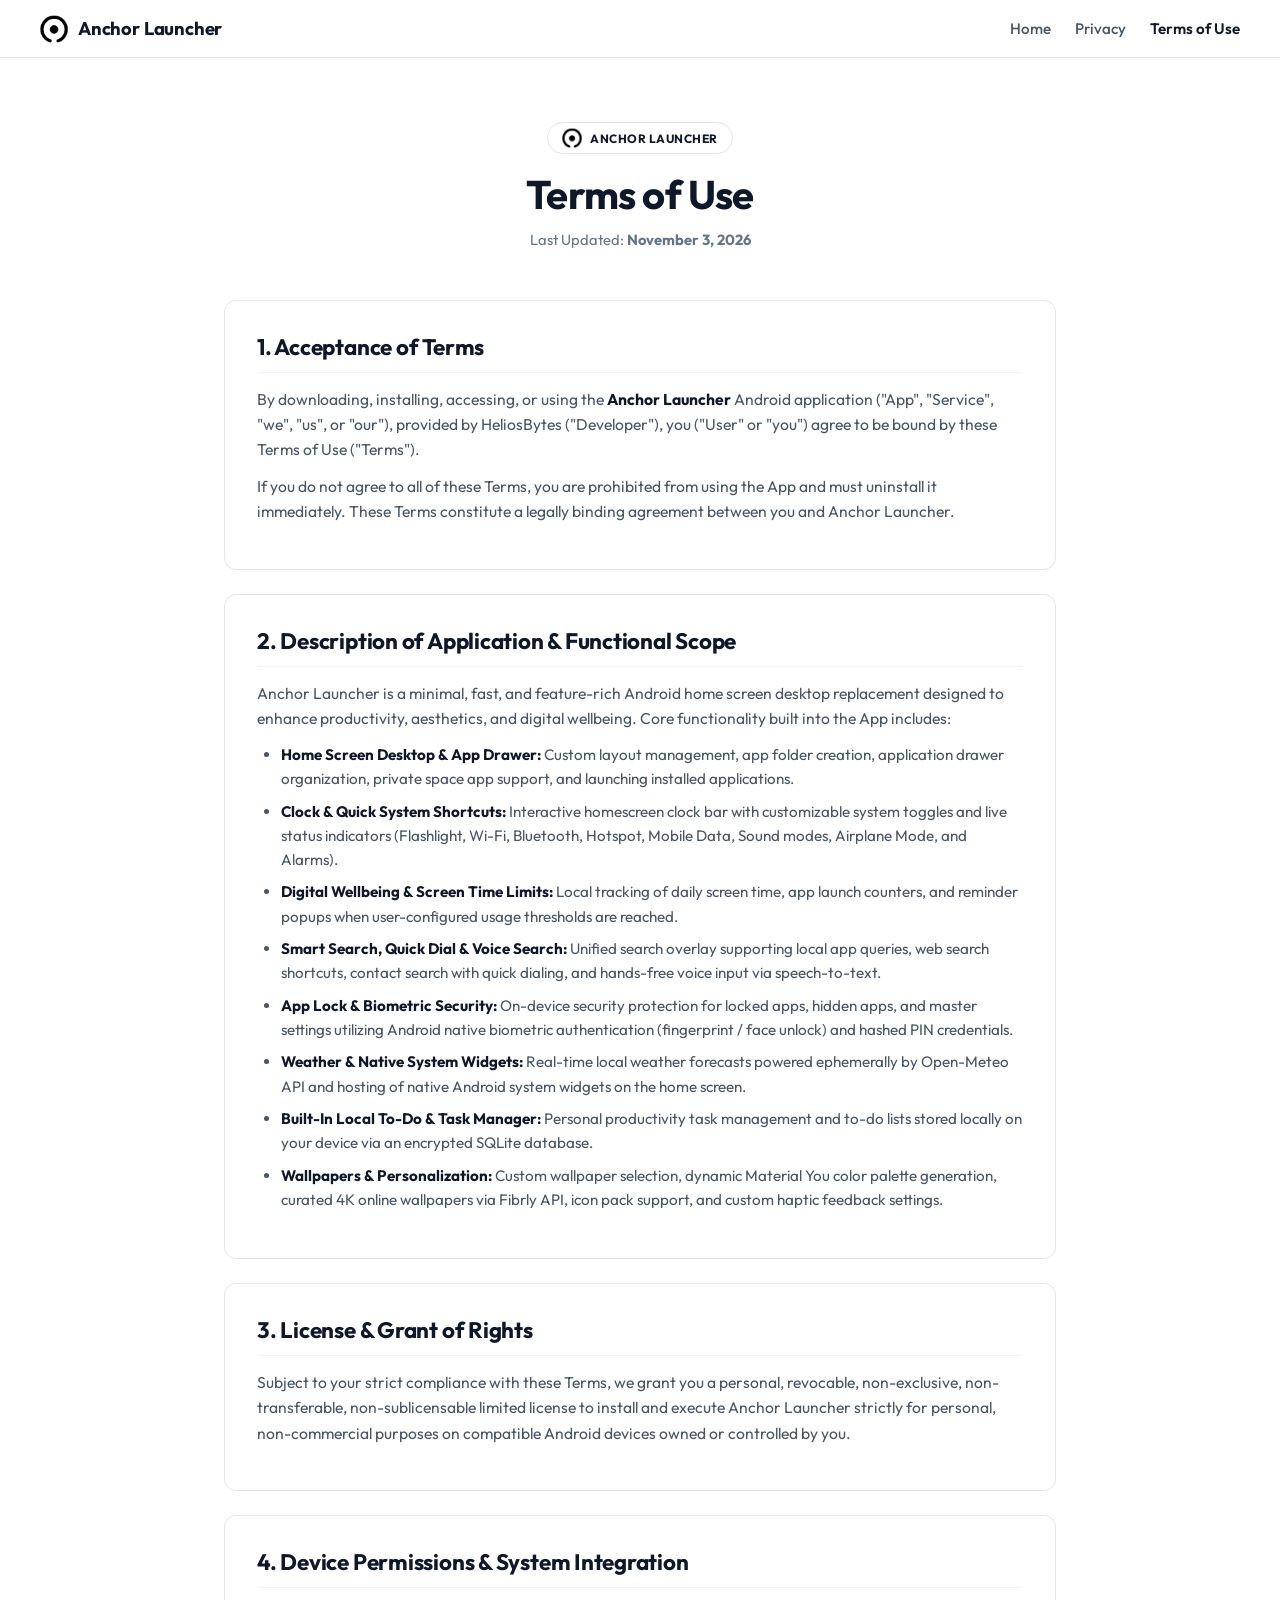
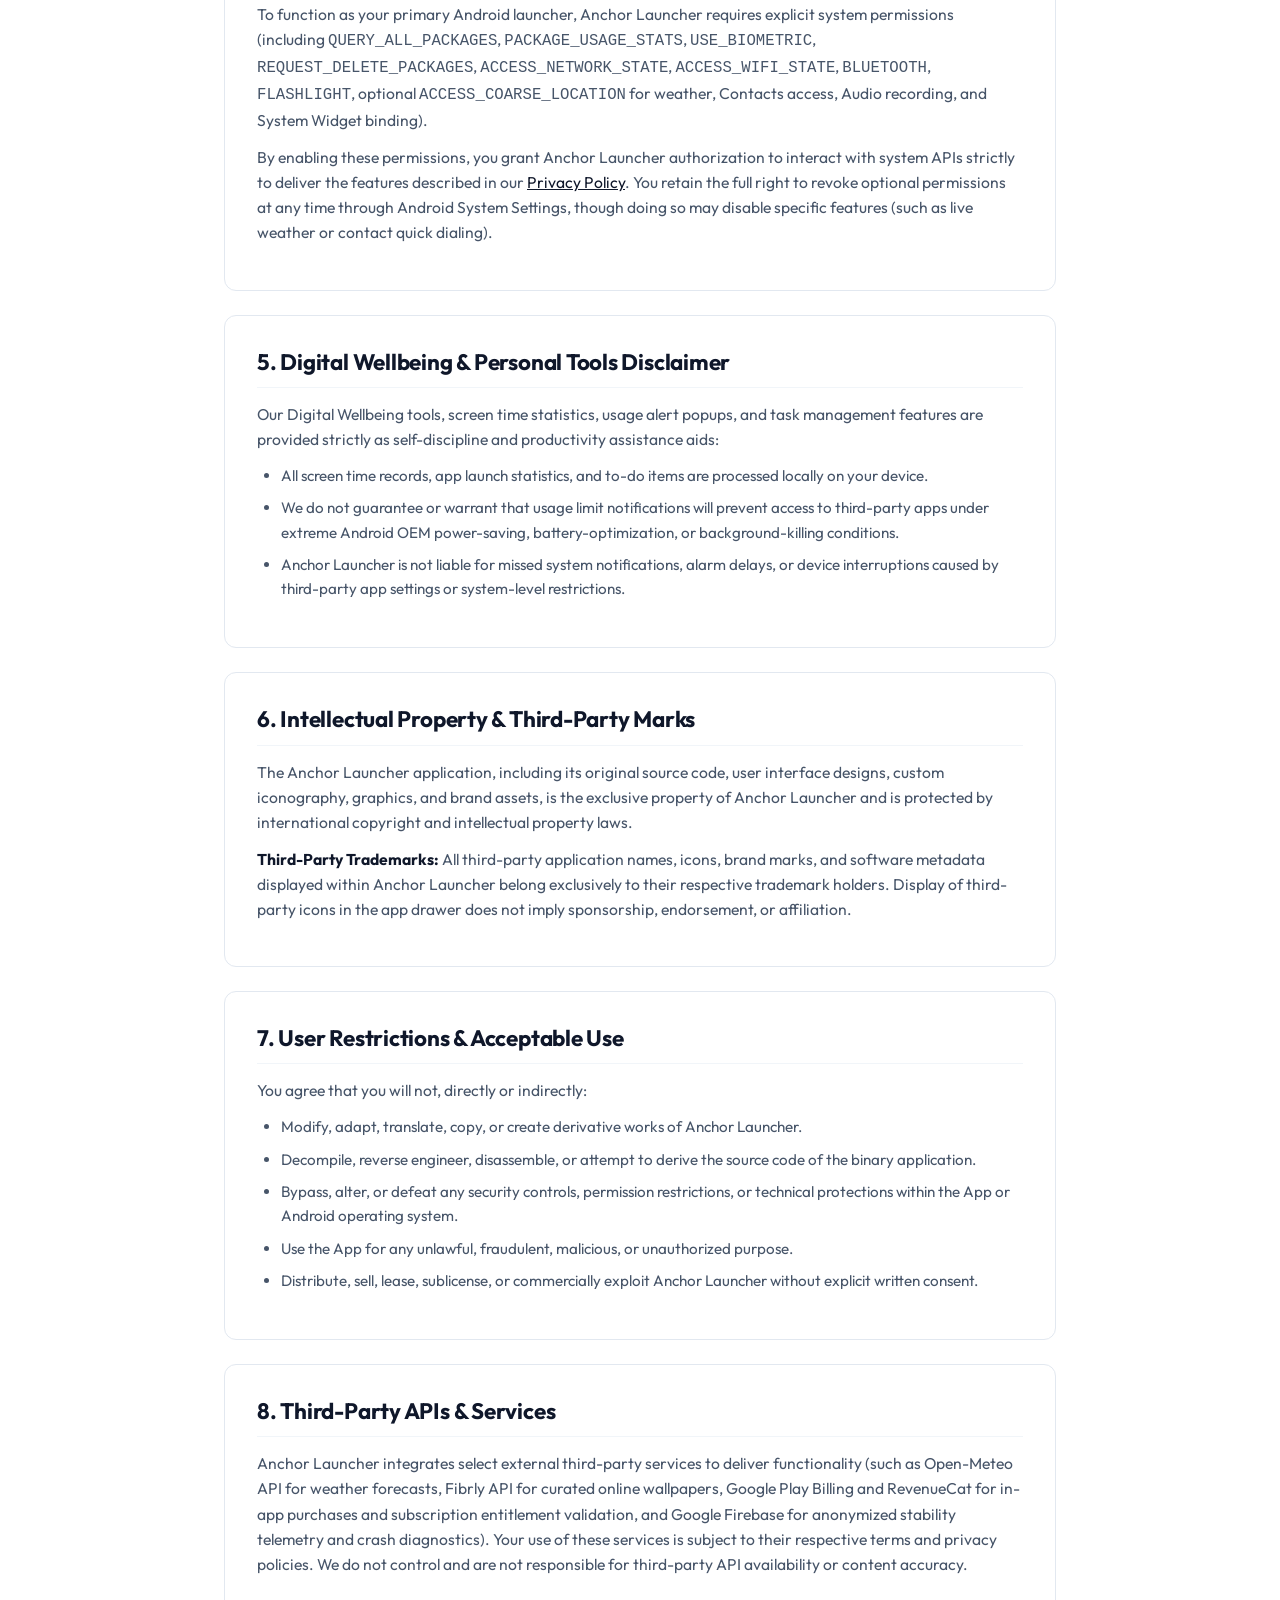
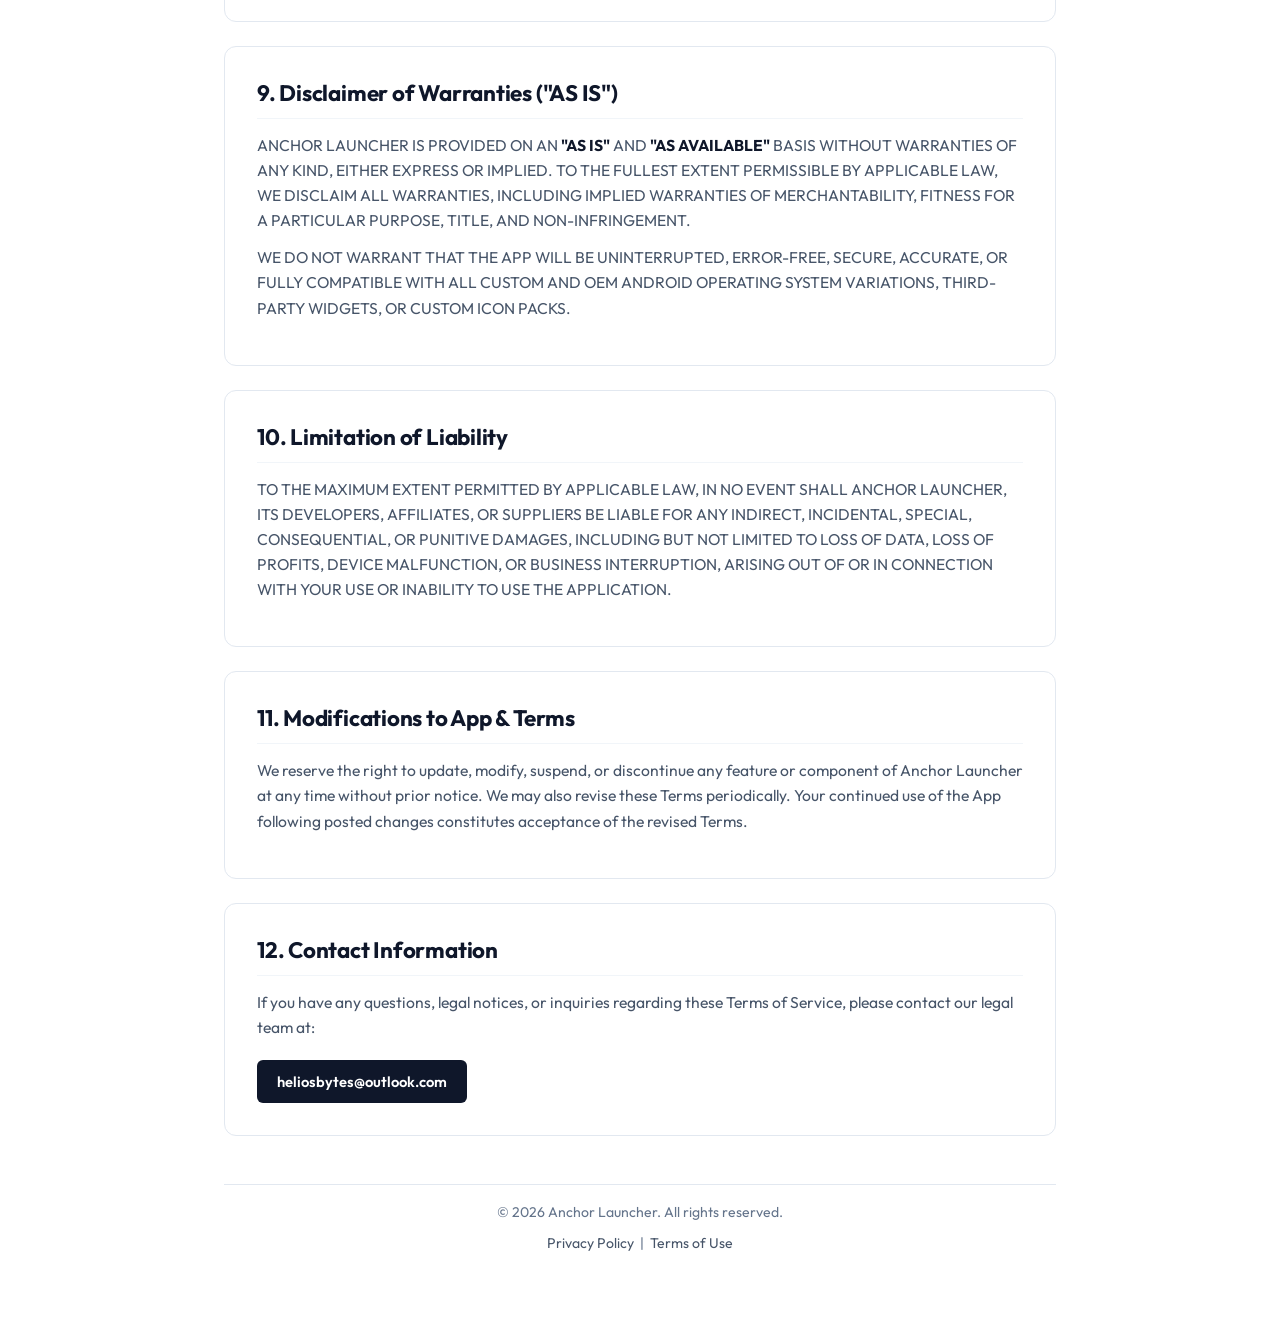
<file: terms-of-use.html>
<!DOCTYPE html>
<html lang="en">

<head>
    <meta charset="UTF-8">
    <meta name="viewport" content="width=device-width, initial-scale=1.0">
    <title>Terms of Use | Anchor Launcher</title>
    <meta name="description"
        content="Terms of Use for Anchor Launcher. Read our rules, rights, disclaimers, and terms of use for our Android application.">

    <!-- Google Fonts: Outfit -->
    <link rel="preconnect" href="https://fonts.googleapis.com">
    <link rel="preconnect" href="https://fonts.gstatic.com" crossorigin>
    <link href="https://fonts.googleapis.com/css2?family=Outfit:wght@300;400;500;600;700&display=swap" rel="stylesheet">

    <link rel="stylesheet" href="style.css">
</head>

<body>
    <nav>
        <a href="index.html" class="nav-brand">
            <img src="logo.svg" alt="Anchor Launcher Logo" class="nav-logo">
            <span>Anchor Launcher</span>
        </a>
        <div class="nav-links">
            <a href="index.html">Home</a>
            <a href="privacy.html">Privacy</a>
            <a href="terms-of-use.html" class="active">Terms of Use</a>
        </div>
    </nav>

    <div class="container">
        <header>
            <div class="brand">
                <img src="logo.svg" alt="Anchor Launcher Logo" class="brand-logo">
                <span class="brand-name">Anchor Launcher</span>
            </div>
            <h1 class="page-title">Terms of Use</h1>
            <p class="last-updated">Last Updated: <strong>November 3, 2026</strong></p>
        </header>

        <main>
            <section class="glass-card">
                <h2>1. Acceptance of Terms</h2>
                <p>By downloading, installing, accessing, or using the <strong>Anchor Launcher</strong> Android application ("App", "Service", "we", "us", or "our"), provided by HeliosBytes ("Developer"), you ("User" or "you") agree to be bound by these Terms of Use ("Terms").</p>
                <p>If you do not agree to all of these Terms, you are prohibited from using the App and must uninstall it immediately. These Terms constitute a legally binding agreement between you and Anchor Launcher.</p>
            </section>

            <section class="glass-card">
                <h2>2. Description of Application & Functional Scope</h2>
                <p>Anchor Launcher is a minimal, fast, and feature-rich Android home screen desktop replacement designed to enhance productivity, aesthetics, and digital wellbeing. Core functionality built into the App includes:</p>
                <ul>
                    <li><strong>Home Screen Desktop & App Drawer:</strong> Custom layout management, app folder creation, application drawer organization, private space app support, and launching installed applications.</li>
                    <li><strong>Clock & Quick System Shortcuts:</strong> Interactive homescreen clock bar with customizable system toggles and live status indicators (Flashlight, Wi-Fi, Bluetooth, Hotspot, Mobile Data, Sound modes, Airplane Mode, and Alarms).</li>
                    <li><strong>Digital Wellbeing & Screen Time Limits:</strong> Local tracking of daily screen time, app launch counters, and reminder popups when user-configured usage thresholds are reached.</li>
                    <li><strong>Smart Search, Quick Dial & Voice Search:</strong> Unified search overlay supporting local app queries, web search shortcuts, contact search with quick dialing, and hands-free voice input via speech-to-text.</li>
                    <li><strong>App Lock & Biometric Security:</strong> On-device security protection for locked apps, hidden apps, and master settings utilizing Android native biometric authentication (fingerprint / face unlock) and hashed PIN credentials.</li>
                    <li><strong>Weather & Native System Widgets:</strong> Real-time local weather forecasts powered ephemerally by Open-Meteo API and hosting of native Android system widgets on the home screen.</li>
                    <li><strong>Built-In Local To-Do & Task Manager:</strong> Personal productivity task management and to-do lists stored locally on your device via an encrypted SQLite database.</li>
                    <li><strong>Wallpapers & Personalization:</strong> Custom wallpaper selection, dynamic Material You color palette generation, curated 4K online wallpapers via Fibrly API, icon pack support, and custom haptic feedback settings.</li>
                </ul>
            </section>

            <section class="glass-card">
                <h2>3. License & Grant of Rights</h2>
                <p>Subject to your strict compliance with these Terms, we grant you a personal, revocable, non-exclusive, non-transferable, non-sublicensable limited license to install and execute Anchor Launcher strictly for personal, non-commercial purposes on compatible Android devices owned or controlled by you.</p>
            </section>

            <section class="glass-card">
                <h2>4. Device Permissions & System Integration</h2>
                <p>To function as your primary Android launcher, Anchor Launcher requires explicit system permissions (including <code>QUERY_ALL_PACKAGES</code>, <code>PACKAGE_USAGE_STATS</code>, <code>USE_BIOMETRIC</code>, <code>REQUEST_DELETE_PACKAGES</code>, <code>ACCESS_NETWORK_STATE</code>, <code>ACCESS_WIFI_STATE</code>, <code>BLUETOOTH</code>, <code>FLASHLIGHT</code>, optional <code>ACCESS_COARSE_LOCATION</code> for weather, Contacts access, Audio recording, and System Widget binding).</p>
                <p>By enabling these permissions, you grant Anchor Launcher authorization to interact with system APIs strictly to deliver the features described in our <a href="privacy.html" style="color: var(--text-primary); text-decoration: underline;">Privacy Policy</a>. You retain the full right to revoke optional permissions at any time through Android System Settings, though doing so may disable specific features (such as live weather or contact quick dialing).</p>
            </section>

            <section class="glass-card">
                <h2>5. Digital Wellbeing & Personal Tools Disclaimer</h2>
                <p>Our Digital Wellbeing tools, screen time statistics, usage alert popups, and task management features are provided strictly as self-discipline and productivity assistance aids:</p>
                <ul>
                    <li>All screen time records, app launch statistics, and to-do items are processed locally on your device.</li>
                    <li>We do not guarantee or warrant that usage limit notifications will prevent access to third-party apps under extreme Android OEM power-saving, battery-optimization, or background-killing conditions.</li>
                    <li>Anchor Launcher is not liable for missed system notifications, alarm delays, or device interruptions caused by third-party app settings or system-level restrictions.</li>
                </ul>
            </section>

            <section class="glass-card">
                <h2>6. Intellectual Property & Third-Party Marks</h2>
                <p>The Anchor Launcher application, including its original source code, user interface designs, custom iconography, graphics, and brand assets, is the exclusive property of Anchor Launcher and is protected by international copyright and intellectual property laws.</p>
                <p><strong>Third-Party Trademarks:</strong> All third-party application names, icons, brand marks, and software metadata displayed within Anchor Launcher belong exclusively to their respective trademark holders. Display of third-party icons in the app drawer does not imply sponsorship, endorsement, or affiliation.</p>
            </section>

            <section class="glass-card">
                <h2>7. User Restrictions & Acceptable Use</h2>
                <p>You agree that you will not, directly or indirectly:</p>
                <ul>
                    <li>Modify, adapt, translate, copy, or create derivative works of Anchor Launcher.</li>
                    <li>Decompile, reverse engineer, disassemble, or attempt to derive the source code of the binary application.</li>
                    <li>Bypass, alter, or defeat any security controls, permission restrictions, or technical protections within the App or Android operating system.</li>
                    <li>Use the App for any unlawful, fraudulent, malicious, or unauthorized purpose.</li>
                    <li>Distribute, sell, lease, sublicense, or commercially exploit Anchor Launcher without explicit written consent.</li>
                </ul>
            </section>

            <section class="glass-card">
                <h2>8. Third-Party APIs & Services</h2>
                <p>Anchor Launcher integrates select external third-party services to deliver functionality (such as Open-Meteo API for weather forecasts, Fibrly API for curated online wallpapers, Google Play Billing and RevenueCat for in-app purchases and subscription entitlement validation, and Google Firebase for anonymized stability telemetry and crash diagnostics). Your use of these services is subject to their respective terms and privacy policies. We do not control and are not responsible for third-party API availability or content accuracy.</p>
            </section>

            <section class="glass-card">
                <h2>9. Disclaimer of Warranties ("AS IS")</h2>
                <p>ANCHOR LAUNCHER IS PROVIDED ON AN <strong>"AS IS"</strong> AND <strong>"AS AVAILABLE"</strong> BASIS WITHOUT WARRANTIES OF ANY KIND, EITHER EXPRESS OR IMPLIED. TO THE FULLEST EXTENT PERMISSIBLE BY APPLICABLE LAW, WE DISCLAIM ALL WARRANTIES, INCLUDING IMPLIED WARRANTIES OF MERCHANTABILITY, FITNESS FOR A PARTICULAR PURPOSE, TITLE, AND NON-INFRINGEMENT.</p>
                <p>WE DO NOT WARRANT THAT THE APP WILL BE UNINTERRUPTED, ERROR-FREE, SECURE, ACCURATE, OR FULLY COMPATIBLE WITH ALL CUSTOM AND OEM ANDROID OPERATING SYSTEM VARIATIONS, THIRD-PARTY WIDGETS, OR CUSTOM ICON PACKS.</p>
            </section>

            <section class="glass-card">
                <h2>10. Limitation of Liability</h2>
                <p>TO THE MAXIMUM EXTENT PERMITTED BY APPLICABLE LAW, IN NO EVENT SHALL ANCHOR LAUNCHER, ITS DEVELOPERS, AFFILIATES, OR SUPPLIERS BE LIABLE FOR ANY INDIRECT, INCIDENTAL, SPECIAL, CONSEQUENTIAL, OR PUNITIVE DAMAGES, INCLUDING BUT NOT LIMITED TO LOSS OF DATA, LOSS OF PROFITS, DEVICE MALFUNCTION, OR BUSINESS INTERRUPTION, ARISING OUT OF OR IN CONNECTION WITH YOUR USE OR INABILITY TO USE THE APPLICATION.</p>
            </section>

            <section class="glass-card">
                <h2>11. Modifications to App & Terms</h2>
                <p>We reserve the right to update, modify, suspend, or discontinue any feature or component of Anchor Launcher at any time without prior notice. We may also revise these Terms periodically. Your continued use of the App following posted changes constitutes acceptance of the revised Terms.</p>
            </section>

            <section class="glass-card">
                <h2>12. Contact Information</h2>
                <p>If you have any questions, legal notices, or inquiries regarding these Terms of Service, please contact our legal team at:</p>
                <a href="mailto:heliosbytes@outlook.com" class="contact-button">heliosbytes@outlook.com</a>
            </section>
        </main>

        <footer>
            <p>&copy; 2026 Anchor Launcher. All rights reserved.</p>
            <p style="margin-top: 8px;">
                <a href="privacy.html" style="color: var(--text-secondary); text-decoration: none;">Privacy Policy</a>
                &nbsp;|&nbsp;
                <a href="terms-of-use.html" style="color: var(--text-secondary); text-decoration: none;">Terms of Use</a>
            </p>
        </footer>
    </div>
</body>

</html>
</file>
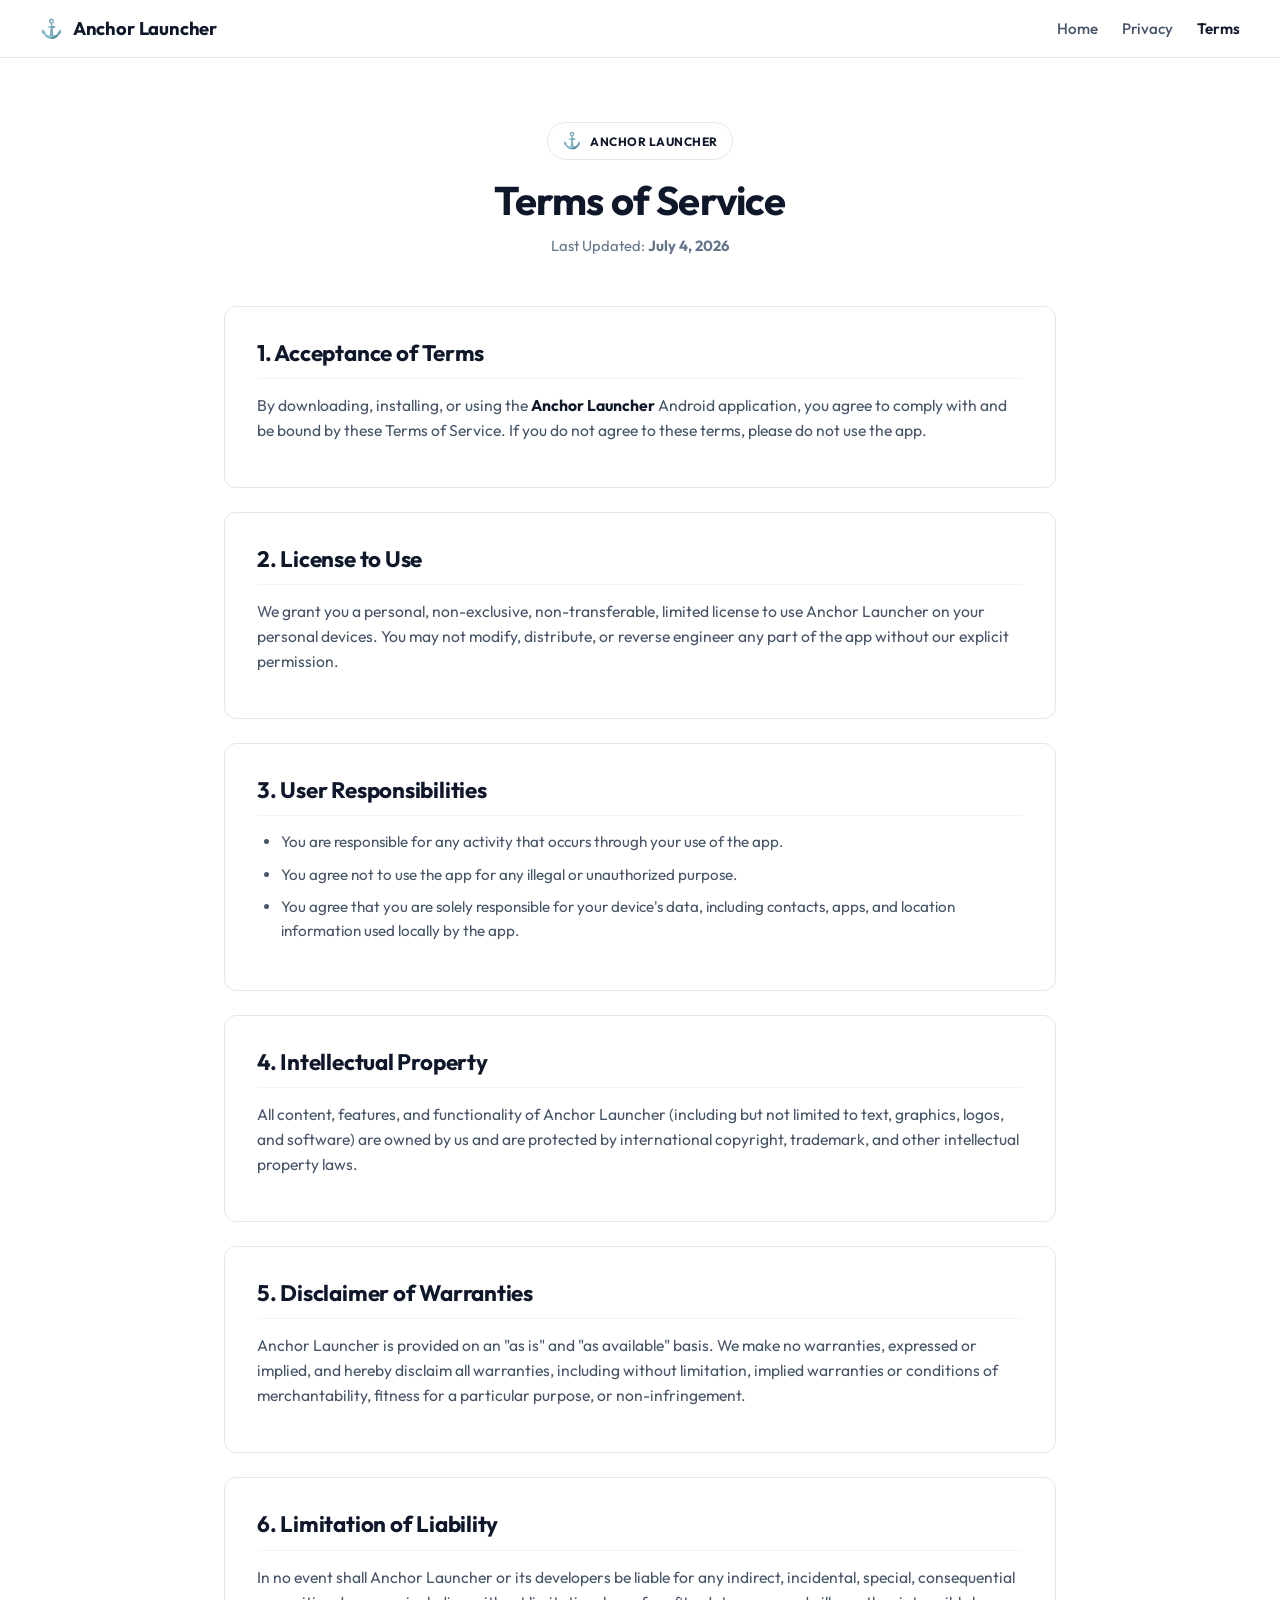
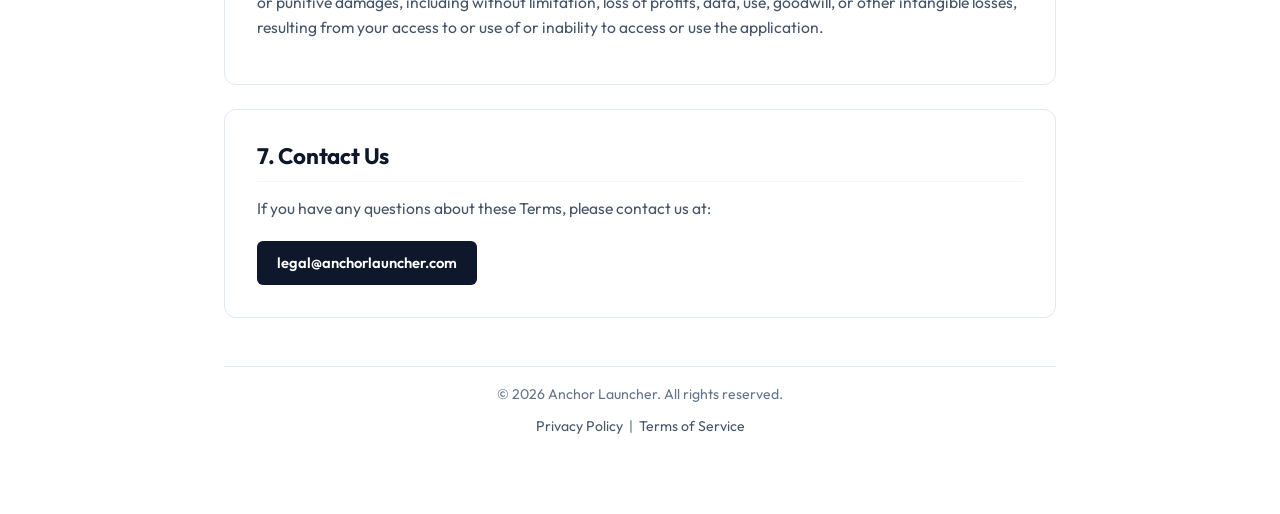
<file: terms.html>
<!DOCTYPE html>
<html lang="en">

<head>
    <meta charset="UTF-8">
    <meta name="viewport" content="width=device-width, initial-scale=1.0">
    <title>Terms of Service | Anchor Launcher</title>
    <meta name="description"
        content="Terms of Service for Anchor Launcher. Read our rules and guidelines for using our Android application.">

    <!-- Google Fonts: Outfit -->
    <link rel="preconnect" href="https://fonts.googleapis.com">
    <link rel="preconnect" href="https://fonts.gstatic.com" crossorigin>
    <link href="https://fonts.googleapis.com/css2?family=Outfit:wght@300;400;500;700&display=swap" rel="stylesheet">

    <link rel="stylesheet" href="style.css">
</head>

<body>
    <nav>
        <a href="index.html" class="nav-brand">
            <div class="logo-icon">⚓</div>
            <div>Anchor Launcher</div>
        </a>
        <div class="nav-links">
            <a href="index.html">Home</a>
            <a href="privacy.html">Privacy</a>
            <a href="terms.html" class="active">Terms</a>
        </div>
    </nav>
    <div class="background-effects">
        <div class="glow-orb orb-1"></div>
        <div class="glow-orb orb-2"></div>
        <div class="glow-orb orb-3"></div>
    </div>

    <div class="container">
        <header class="fade-in-up delay-1">
            <div class="brand">
                <div class="logo-icon">⚓</div>
                <div class="brand-name">Anchor Launcher</div>
            </div>
            <h1 class="page-title">Terms of Service</h1>
            <p class="last-updated">Last Updated: <strong>July 4, 2026</strong></p>
        </header>

        <main>
            <section class="glass-card fade-in-up delay-2">
                <h2>1. Acceptance of Terms</h2>
                <p>By downloading, installing, or using the <strong>Anchor Launcher</strong> Android application, you agree to comply with and be bound by these Terms of Service. If you do not agree to these terms, please do not use the app.</p>
            </section>

            <section class="glass-card fade-in-up delay-3">
                <h2>2. License to Use</h2>
                <p>We grant you a personal, non-exclusive, non-transferable, limited license to use Anchor Launcher on your personal devices. You may not modify, distribute, or reverse engineer any part of the app without our explicit permission.</p>
            </section>

            <section class="glass-card fade-in-up delay-4">
                <h2>3. User Responsibilities</h2>
                <ul>
                    <li>You are responsible for any activity that occurs through your use of the app.</li>
                    <li>You agree not to use the app for any illegal or unauthorized purpose.</li>
                    <li>You agree that you are solely responsible for your device's data, including contacts, apps, and location information used locally by the app.</li>
                </ul>
            </section>

            <section class="glass-card fade-in-up delay-5">
                <h2>4. Intellectual Property</h2>
                <p>All content, features, and functionality of Anchor Launcher (including but not limited to text, graphics, logos, and software) are owned by us and are protected by international copyright, trademark, and other intellectual property laws.</p>
            </section>
            
            <section class="glass-card fade-in-up delay-6">
                <h2>5. Disclaimer of Warranties</h2>
                <p>Anchor Launcher is provided on an "as is" and "as available" basis. We make no warranties, expressed or implied, and hereby disclaim all warranties, including without limitation, implied warranties or conditions of merchantability, fitness for a particular purpose, or non-infringement.</p>
            </section>

            <section class="glass-card fade-in-up delay-7">
                <h2>6. Limitation of Liability</h2>
                <p>In no event shall Anchor Launcher or its developers be liable for any indirect, incidental, special, consequential or punitive damages, including without limitation, loss of profits, data, use, goodwill, or other intangible losses, resulting from your access to or use of or inability to access or use the application.</p>
            </section>

            <section class="glass-card fade-in-up delay-8">
                <h2>7. Contact Us</h2>
                <p>If you have any questions about these Terms, please contact us at:</p>
                <a href="mailto:legal@anchorlauncher.com" class="contact-button">legal@anchorlauncher.com</a>
            </section>
        </main>

        <footer class="fade-in-up delay-9">
            <p>&copy; 2026 Anchor Launcher. All rights reserved.</p>
            <p style="margin-top: 10px;">
                <a href="privacy.html" style="color: var(--text-secondary); text-decoration: none;">Privacy Policy</a> &nbsp;|&nbsp; 
                <a href="terms.html" style="color: var(--text-secondary); text-decoration: none;">Terms of Service</a>
            </p>
        </footer>
    </div>
</body>

</html>
</file>
<file: style.css>
:root {
    --bg-color: #ffffff;
    --bg-card: #ffffff;
    --text-primary: #0f172a;
    --text-secondary: #475569;
    --text-muted: #64748b;
    --accent: #0f172a;
    --accent-hover: #334155;
    --card-border: #e2e8f0;
    --card-border-hover: #cbd5e1;
}

* {
    margin: 0;
    padding: 0;
    box-sizing: border-box;
}

html {
    font-size: 16px;
    scroll-behavior: smooth;
}

body {
    font-family: 'Outfit', -apple-system, BlinkMacSystemFont, 'Segoe UI', Roboto, Helvetica, Arial, sans-serif;
    background-color: var(--bg-color);
    color: var(--text-primary);
    line-height: 1.6;
    overflow-x: hidden;
    min-height: 100vh;
    -webkit-font-smoothing: antialiased;
    -moz-osx-font-smoothing: grayscale;
}

/* Hide background effects */
.background-effects {
    display: none;
}

/* Responsive Container */
.container {
    width: 100%;
    max-width: 880px;
    margin: 0 auto;
    padding: clamp(24px, 4vw, 40px) clamp(16px, 3.5vw, 24px) clamp(48px, 6vw, 80px);
}

/* SVG Icons */
.svg-icon {
    color: var(--text-primary);
    display: inline-block;
    vertical-align: middle;
    flex-shrink: 0;
}

/* Sticky Responsive Navigation */
nav {
    display: flex;
    justify-content: space-between;
    align-items: center;
    padding: 14px clamp(16px, 4vw, 40px);
    background: #ffffff;
    border-bottom: 1px solid var(--card-border);
    position: sticky;
    top: 0;
    z-index: 100;
    width: 100%;
}

.nav-brand {
    display: flex;
    align-items: center;
    gap: 10px;
    font-weight: 700;
    font-size: clamp(1rem, 2.5vw, 1.15rem);
    color: var(--text-primary);
    text-decoration: none;
    letter-spacing: -0.01em;
    white-space: nowrap;
}

.nav-logo {
    width: clamp(24px, 3vw, 28px);
    height: clamp(24px, 3vw, 28px);
    object-fit: contain;
    flex-shrink: 0;
}

.nav-links {
    display: flex;
    align-items: center;
    gap: clamp(14px, 2.5vw, 24px);
}

.nav-links a {
    color: var(--text-secondary);
    text-decoration: none;
    font-weight: 500;
    font-size: clamp(0.88rem, 2vw, 0.95rem);
    transition: color 0.15s ease;
    white-space: nowrap;
}

.nav-links a:hover,
.nav-links a.active {
    color: var(--text-primary);
    font-weight: 600;
}

/* Header */
header {
    text-align: center;
    margin-bottom: clamp(32px, 5vw, 48px);
    padding-top: clamp(12px, 2vw, 24px);
}

.brand {
    display: inline-flex;
    align-items: center;
    gap: 8px;
    margin-bottom: 16px;
    padding: 5px 14px;
    background: #ffffff;
    border: 1px solid var(--card-border);
    border-radius: 40px;
    max-width: 100%;
}

.brand-logo {
    width: 20px;
    height: 20px;
    object-fit: contain;
    flex-shrink: 0;
}

.brand-name {
    font-weight: 700;
    font-size: 12px;
    letter-spacing: 0.04em;
    text-transform: uppercase;
    color: var(--text-primary);
    white-space: nowrap;
    overflow: hidden;
    text-overflow: ellipsis;
}

.page-title {
    font-size: clamp(1.8rem, 5vw, 2.5rem);
    font-weight: 700;
    margin-bottom: 10px;
    color: var(--text-primary);
    letter-spacing: -0.02em;
    line-height: 1.2;
}

.last-updated {
    color: var(--text-muted);
    font-size: clamp(0.85rem, 1.8vw, 0.92rem);
}

/* Responsive Minimal Card Component */
.glass-card {
    background: var(--bg-card);
    border: 1px solid var(--card-border);
    border-radius: 12px;
    padding: clamp(20px, 3.5vw, 32px);
    margin-bottom: clamp(16px, 2.5vw, 24px);
    transition: border-color 0.15s ease;
    word-wrap: break-word;
    overflow-wrap: break-word;
}

.glass-card:hover {
    border-color: var(--card-border-hover);
}

.glass-card h2 {
    font-size: clamp(1.2rem, 3vw, 1.4rem);
    margin-bottom: 14px;
    color: var(--text-primary);
    font-weight: 700;
    letter-spacing: -0.01em;
    border-bottom: 1px solid #f1f5f9;
    padding-bottom: 10px;
    line-height: 1.3;
}

.glass-card p {
    margin-bottom: 12px;
    font-size: clamp(0.92rem, 2vw, 0.98rem);
    color: var(--text-secondary);
    word-wrap: break-word;
    overflow-wrap: break-word;
}

.glass-card p strong {
    color: var(--text-primary);
}

.glass-card ul {
    margin-left: clamp(16px, 2.5vw, 24px);
    margin-bottom: 14px;
}

.glass-card li {
    margin-bottom: 8px;
    font-size: clamp(0.9rem, 1.8vw, 0.95rem);
    color: var(--text-secondary);
    word-wrap: break-word;
    overflow-wrap: break-word;
}

.glass-card li strong {
    color: var(--text-primary);
}

/* Permission Grid */
.permission-grid {
    display: grid;
    grid-template-columns: repeat(auto-fit, minmax(250px, 1fr));
    gap: clamp(12px, 2vw, 16px);
    margin-top: 20px;
}

.permission-item {
    background: #ffffff;
    border: 1px solid var(--card-border);
    border-radius: 10px;
    padding: clamp(16px, 2.5vw, 20px);
    transition: border-color 0.15s ease;
    word-wrap: break-word;
    overflow-wrap: break-word;
}

.permission-item:hover {
    border-color: #cbd5e1;
}

.permission-icon-wrapper {
    display: flex;
    align-items: center;
    gap: 10px;
    margin-bottom: 10px;
}

.permission-item h3 {
    font-size: clamp(1rem, 2.2vw, 1.08rem);
    color: var(--text-primary);
    font-weight: 600;
    margin: 0;
    line-height: 1.3;
}

.permission-item code {
    display: inline-block;
    background: #f1f5f9;
    color: #0f172a;
    padding: 3px 8px;
    border-radius: 4px;
    font-size: clamp(0.75rem, 1.6vw, 0.8rem);
    font-family: ui-monospace, SFMono-Regular, Menlo, Monaco, Consolas, monospace;
    margin-bottom: 10px;
    word-break: break-all;
    border: 1px solid #e2e8f0;
    max-width: 100%;
}

.permission-item p {
    font-size: clamp(0.85rem, 1.8vw, 0.9rem);
    color: var(--text-secondary);
    margin-bottom: 6px;
}

/* Contact Button */
.contact-button {
    display: inline-block;
    background: var(--accent);
    color: #ffffff;
    text-decoration: none;
    padding: 10px 20px;
    border-radius: 6px;
    font-weight: 600;
    font-size: clamp(0.85rem, 1.8vw, 0.92rem);
    margin-top: 8px;
    transition: background-color 0.15s ease;
    max-width: 100%;
    word-break: break-all;
}

.contact-button:hover {
    background: var(--accent-hover);
}

/* Hero Section */
.hero {
    text-align: center;
    padding: clamp(32px, 5vw, 60px) 16px clamp(24px, 4vw, 40px);
    max-width: 700px;
    margin: 0 auto;
}

.hero-logo {
    width: clamp(52px, 8vw, 68px);
    height: clamp(52px, 8vw, 68px);
    margin-bottom: 16px;
    object-fit: contain;
}

.hero h1 {
    font-size: clamp(2.1rem, 5.5vw, 3rem);
    font-weight: 700;
    margin-bottom: 14px;
    line-height: 1.15;
    color: var(--text-primary);
    letter-spacing: -0.02em;
}

.hero p {
    font-size: clamp(1rem, 2.2vw, 1.12rem);
    color: var(--text-secondary);
    margin-bottom: 24px;
    max-width: 560px;
    margin-left: auto;
    margin-right: auto;
}

.cta-button {
    display: inline-flex;
    align-items: center;
    justify-content: center;
    gap: 10px;
    background: var(--accent);
    color: #ffffff;
    text-decoration: none;
    padding: 12px 24px;
    border-radius: 8px;
    font-weight: 600;
    font-size: clamp(0.9rem, 2vw, 0.98rem);
    transition: background-color 0.15s ease;
    max-width: 100%;
}

.cta-button:hover {
    background: var(--accent-hover);
}

/* Features Grid */
.features-grid {
    display: grid;
    grid-template-columns: repeat(auto-fit, minmax(230px, 1fr));
    gap: clamp(14px, 2.5vw, 20px);
    margin: 28px 0;
}

.feature-card {
    text-align: left;
    padding: clamp(20px, 3vw, 28px) clamp(16px, 2.5vw, 24px);
    display: flex;
    flex-direction: column;
    align-items: flex-start;
}

.feature-icon-wrapper {
    margin-bottom: 14px;
}

.feature-card h3 {
    font-size: clamp(1.05rem, 2.2vw, 1.18rem);
    color: var(--text-primary);
    margin-bottom: 6px;
    font-weight: 600;
}

.feature-card p {
    color: var(--text-secondary);
    font-size: clamp(0.88rem, 1.8vw, 0.92rem);
    margin-bottom: 0;
}

/* Responsive Table Component */
.table-wrapper {
    width: 100%;
    overflow-x: auto;
    -webkit-overflow-scrolling: touch;
    touch-action: pan-x;
    margin-top: 16px;
    border-radius: 8px;
    border: 1px solid var(--card-border);
}

.data-table {
    width: 100%;
    min-width: 600px;
    border-collapse: collapse;
    text-align: left;
    font-size: clamp(0.82rem, 1.7vw, 0.88rem);
}

.data-table th,
.data-table td {
    padding: 10px 12px;
    border-bottom: 1px solid var(--card-border);
    vertical-align: middle;
}

.data-table th {
    background: #f8fafc;
    color: var(--text-primary);
    font-weight: 600;
    white-space: nowrap;
}

.data-table tr:last-child td {
    border-bottom: none;
}

.data-table tbody tr:hover {
    background: #f8fafc;
}

/* Neutral Badges */
.badge {
    display: inline-block;
    padding: 3px 8px;
    border-radius: 6px;
    font-size: 0.75rem;
    font-weight: 600;
    white-space: nowrap;
    background: #f1f5f9;
    color: #334155;
    border: 1px solid #cbd5e1;
}

/* Footer */
footer {
    text-align: center;
    margin-top: clamp(32px, 5vw, 48px);
    padding-top: 16px;
    border-top: 1px solid var(--card-border);
    color: var(--text-muted);
    font-size: clamp(0.82rem, 1.8vw, 0.88rem);
}

/* Media Breakpoints */
@media (max-width: 640px) {
    nav {
        padding: 12px 16px;
    }

    .permission-grid {
        grid-template-columns: 1fr;
    }

    .features-grid {
        grid-template-columns: 1fr;
    }
}

@media (max-width: 380px) {
    nav {
        flex-direction: column;
        align-items: flex-start;
        gap: 10px;
        padding: 10px 12px;
    }

    .nav-links {
        width: 100%;
        gap: 14px;
        justify-content: flex-start;
    }

    .glass-card {
        padding: 16px 12px;
    }

    .data-table th,
    .data-table td {
        padding: 8px 10px;
    }
}
</file>
<file: anchor privacy/style.css>
:root {
    --bg-color: #0a0a0c;
    --text-primary: #f0f0f5;
    --text-secondary: #a0a0b0;
    --accent: #5e6ad2;
    --accent-hover: #7380f3;
    --card-bg: rgba(255, 255, 255, 0.03);
    --card-border: rgba(255, 255, 255, 0.08);
    --orb-1: rgba(94, 106, 210, 0.4);
    --orb-2: rgba(184, 84, 212, 0.3);
    --orb-3: rgba(64, 210, 196, 0.3);
}

* {
    margin: 0;
    padding: 0;
    box-sizing: border-box;
}

body {
    font-family: 'Outfit', sans-serif;
    background-color: var(--bg-color);
    color: var(--text-primary);
    line-height: 1.6;
    overflow-x: hidden;
    position: relative;
    min-height: 100vh;
}

/* Background Effects */
.background-effects {
    position: fixed;
    top: 0;
    left: 0;
    width: 100vw;
    height: 100vh;
    z-index: -1;
    overflow: hidden;
}

.glow-orb {
    position: absolute;
    border-radius: 50%;
    filter: blur(100px);
    animation: float 20s infinite alternate ease-in-out;
}

.orb-1 {
    width: 400px;
    height: 400px;
    background: var(--orb-1);
    top: -100px;
    left: -100px;
}

.orb-2 {
    width: 500px;
    height: 500px;
    background: var(--orb-2);
    bottom: -150px;
    right: -100px;
    animation-delay: -5s;
}

.orb-3 {
    width: 300px;
    height: 300px;
    background: var(--orb-3);
    top: 40%;
    left: 50%;
    transform: translate(-50%, -50%);
    animation-delay: -10s;
}

@keyframes float {
    0% { transform: translate(0, 0) scale(1); }
    50% { transform: translate(30px, 50px) scale(1.1); }
    100% { transform: translate(-30px, 20px) scale(0.9); }
}

/* Layout */
.container {
    max-width: 900px;
    margin: 0 auto;
    padding: 40px 20px;
}

/* Header */
header {
    text-align: center;
    margin-bottom: 60px;
}

.brand {
    display: inline-flex;
    align-items: center;
    gap: 12px;
    margin-bottom: 24px;
    padding: 10px 20px;
    background: rgba(255, 255, 255, 0.05);
    border: 1px solid var(--card-border);
    border-radius: 50px;
    backdrop-filter: blur(10px);
}

.logo-icon {
    font-size: 24px;
}

.brand-name {
    font-weight: 700;
    font-size: 18px;
    letter-spacing: 1px;
    text-transform: uppercase;
}

.page-title {
    font-size: 3rem;
    font-weight: 700;
    margin-bottom: 16px;
    background: linear-gradient(135deg, #fff 0%, #a0a0b0 100%);
    -webkit-background-clip: text;
    -webkit-text-fill-color: transparent;
}

.last-updated {
    color: var(--text-secondary);
    font-size: 1.1rem;
}

/* Cards (Glassmorphism) */
.glass-card {
    background: var(--card-bg);
    border: 1px solid var(--card-border);
    border-radius: 24px;
    padding: 40px;
    margin-bottom: 32px;
    backdrop-filter: blur(16px);
    -webkit-backdrop-filter: blur(16px);
    transition: transform 0.3s ease, background 0.3s ease;
}

.glass-card:hover {
    transform: translateY(-5px);
    background: rgba(255, 255, 255, 0.05);
}

.glass-card h2 {
    font-size: 1.8rem;
    margin-bottom: 20px;
    color: #fff;
    border-bottom: 1px solid var(--card-border);
    padding-bottom: 12px;
}

.glass-card p {
    margin-bottom: 16px;
    font-size: 1.05rem;
}

.glass-card ul {
    margin-left: 20px;
    margin-bottom: 16px;
}

.glass-card li {
    margin-bottom: 10px;
    font-size: 1.05rem;
}

/* Permission Grid */
.permission-grid {
    display: grid;
    grid-template-columns: repeat(auto-fit, minmax(280px, 1fr));
    gap: 24px;
    margin-top: 30px;
}

.permission-item {
    background: rgba(0, 0, 0, 0.2);
    border: 1px solid var(--card-border);
    border-radius: 16px;
    padding: 24px;
    transition: all 0.3s ease;
}

.permission-item:hover {
    border-color: var(--accent);
    box-shadow: 0 0 20px rgba(94, 106, 210, 0.2);
}

.permission-icon {
    font-size: 32px;
    margin-bottom: 16px;
}

.permission-item h3 {
    font-size: 1.2rem;
    color: #fff;
    margin-bottom: 8px;
}

.permission-item code {
    display: inline-block;
    background: rgba(255, 255, 255, 0.1);
    color: var(--accent-hover);
    padding: 4px 10px;
    border-radius: 6px;
    font-size: 0.85rem;
    margin-bottom: 16px;
    word-break: break-all;
}

.permission-item p {
    font-size: 0.95rem;
    color: var(--text-secondary);
    margin-bottom: 8px;
}

/* Button */
.contact-button {
    display: inline-block;
    background: var(--accent);
    color: #fff;
    text-decoration: none;
    padding: 14px 28px;
    border-radius: 30px;
    font-weight: 600;
    margin-top: 10px;
    transition: all 0.3s ease;
    box-shadow: 0 4px 15px rgba(94, 106, 210, 0.3);
}

.contact-button:hover {
    background: var(--accent-hover);
    transform: scale(1.05);
    box-shadow: 0 6px 20px rgba(94, 106, 210, 0.5);
}

/* Footer */
footer {
    text-align: center;
    margin-top: 60px;
    padding-top: 20px;
    border-top: 1px solid var(--card-border);
    color: var(--text-secondary);
}

/* Animations */
.fade-in-up {
    opacity: 0;
    transform: translateY(30px);
    animation: fadeInUp 0.8s forwards cubic-bezier(0.2, 0.8, 0.2, 1);
}

@keyframes fadeInUp {
    to {
        opacity: 1;
        transform: translateY(0);
    }
}

.delay-1 { animation-delay: 0.1s; }
.delay-2 { animation-delay: 0.2s; }
.delay-3 { animation-delay: 0.3s; }
.delay-4 { animation-delay: 0.4s; }
.delay-5 { animation-delay: 0.5s; }
.delay-6 { animation-delay: 0.6s; }
.delay-7 { animation-delay: 0.7s; }
.delay-8 { animation-delay: 0.8s; }
.delay-9 { animation-delay: 0.9s; }

/* Responsive */
@media (max-width: 768px) {
    .page-title {
        font-size: 2.5rem;
    }
    
    .glass-card {
        padding: 30px 20px;
    }
    
    .permission-grid {
        grid-template-columns: 1fr;
    }
}
</file>
